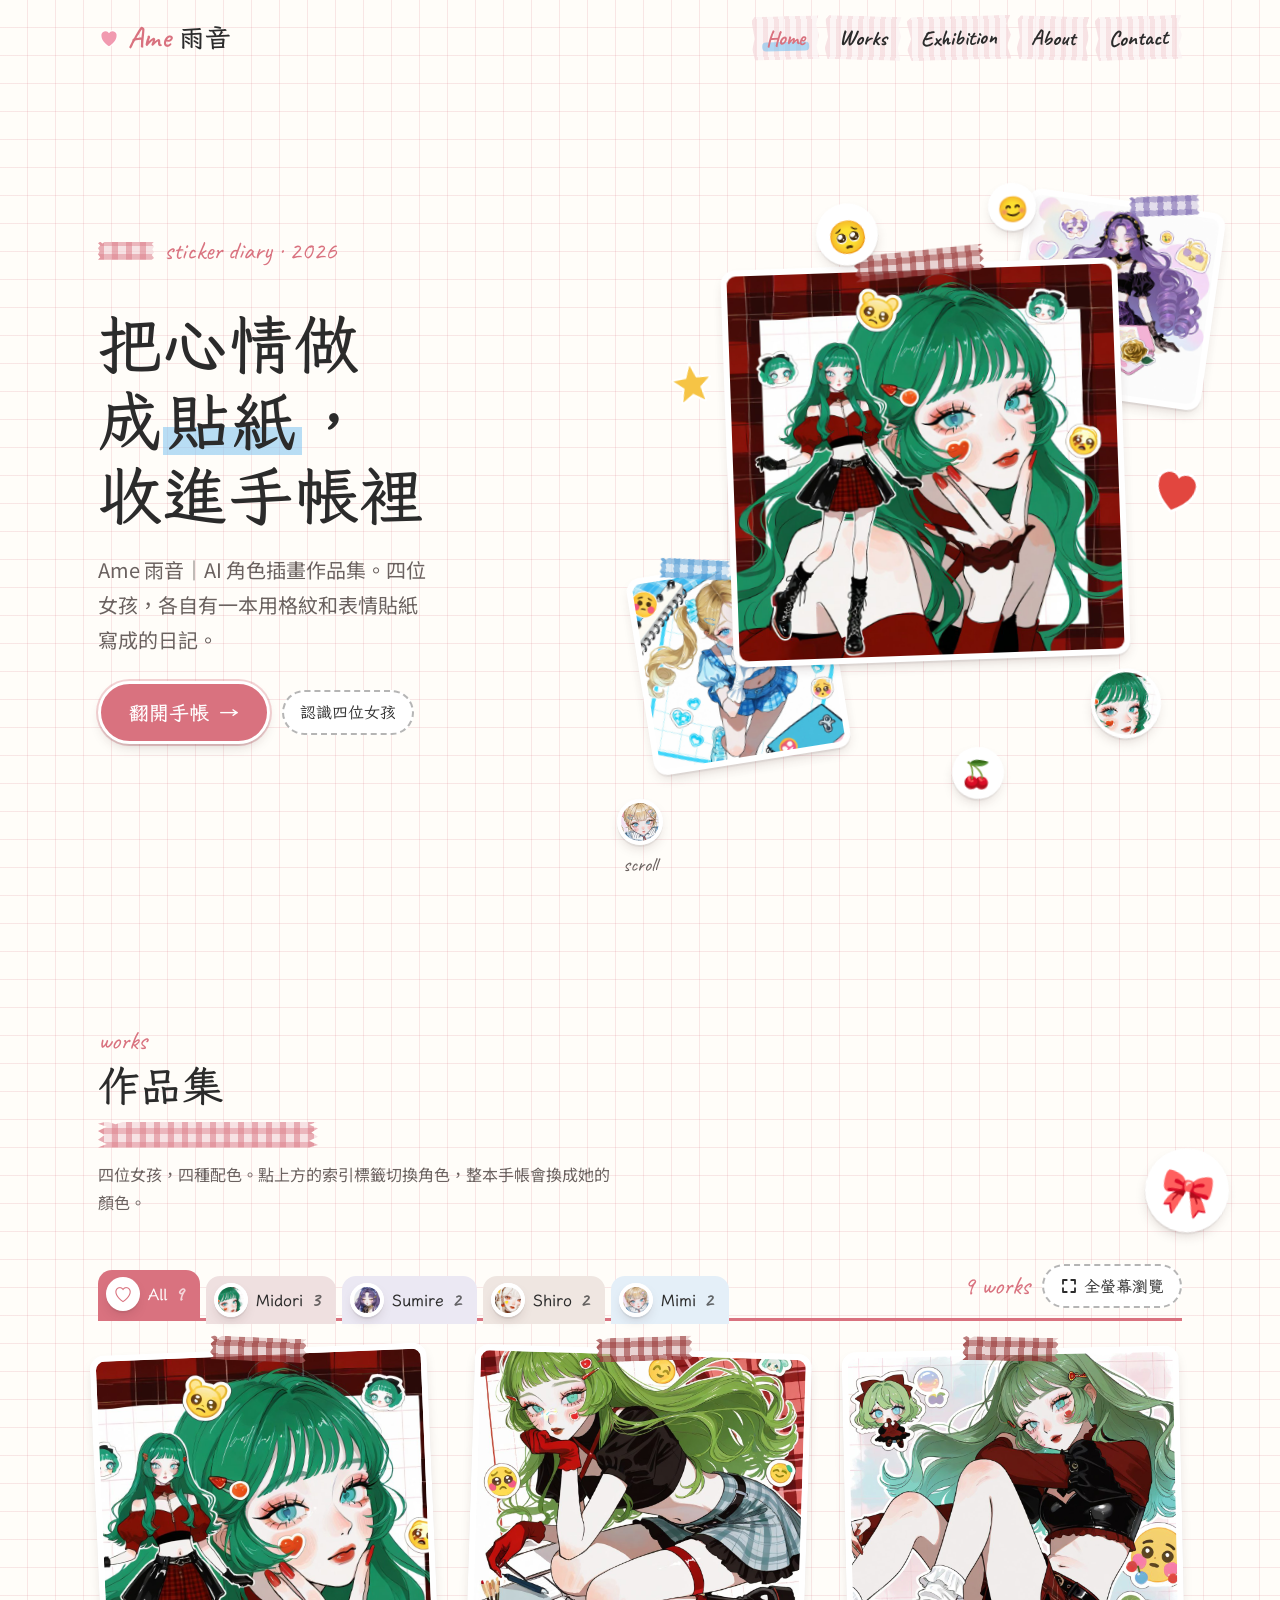
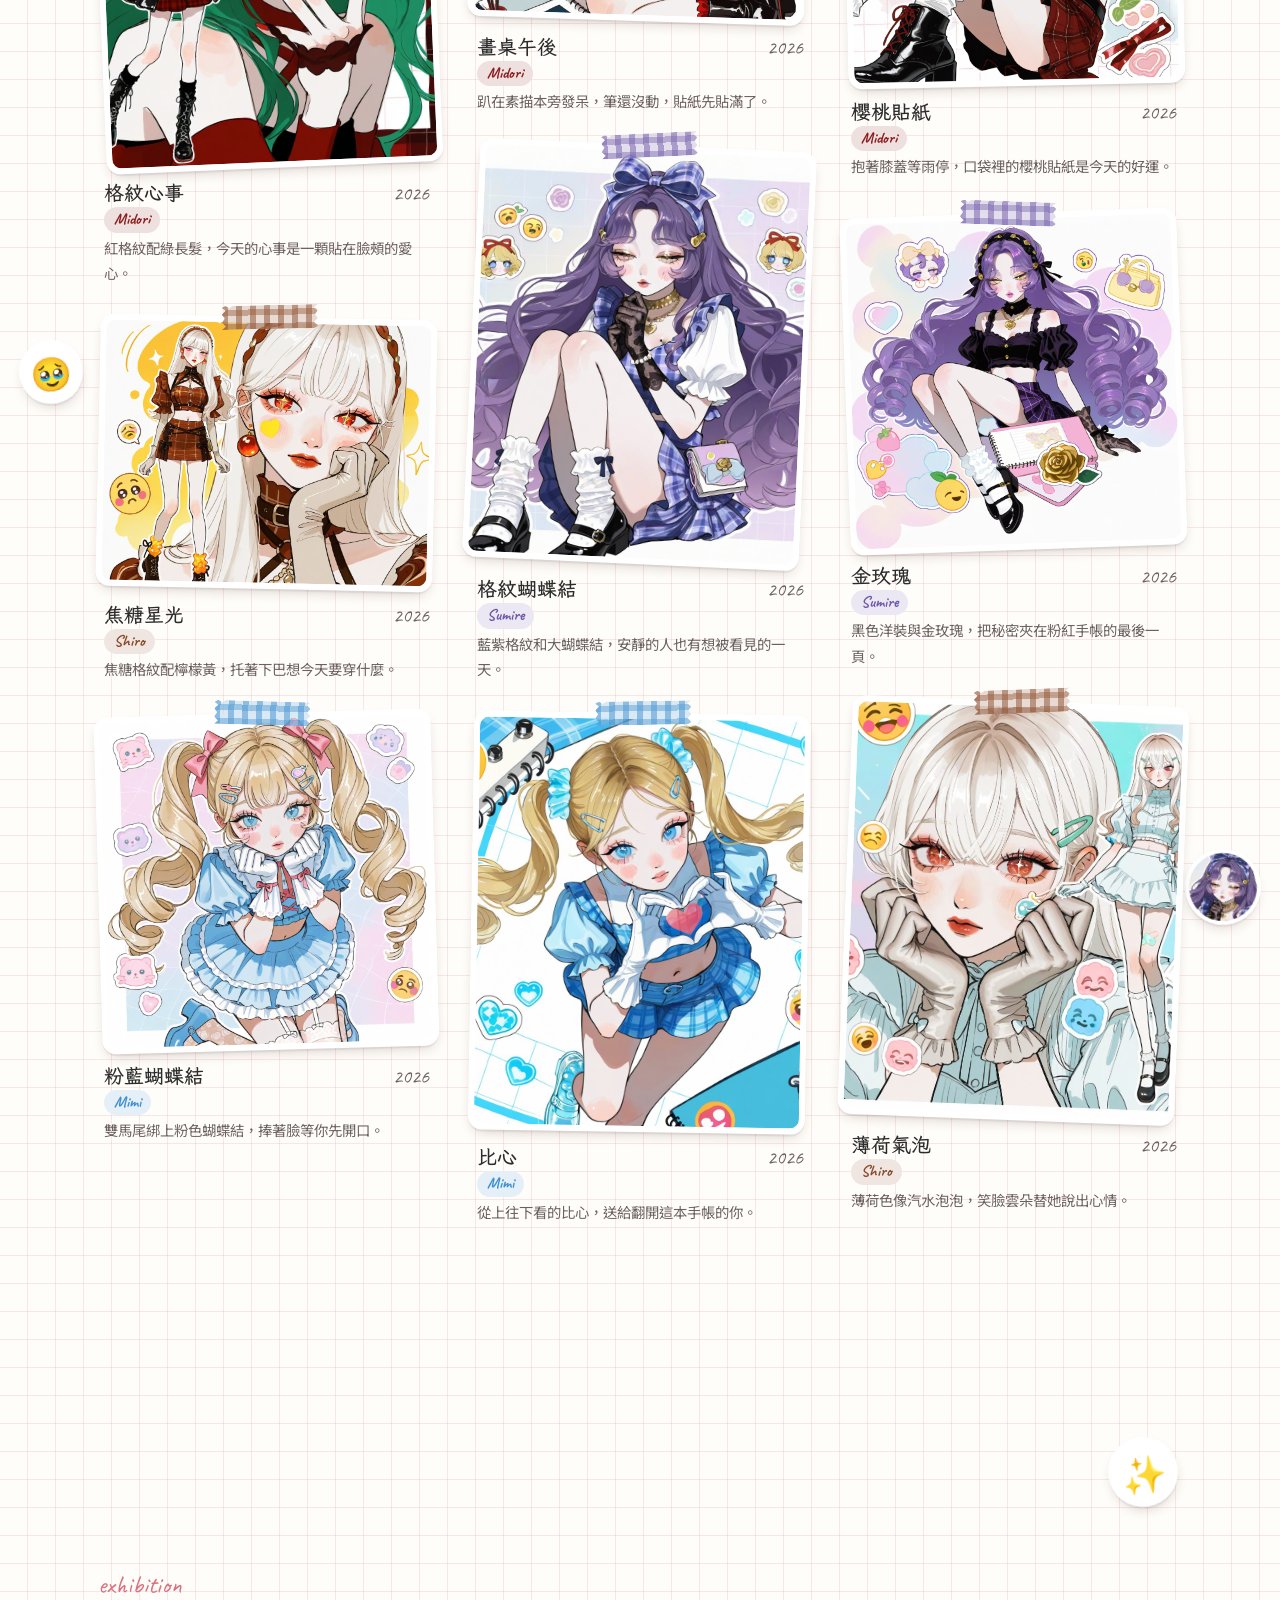
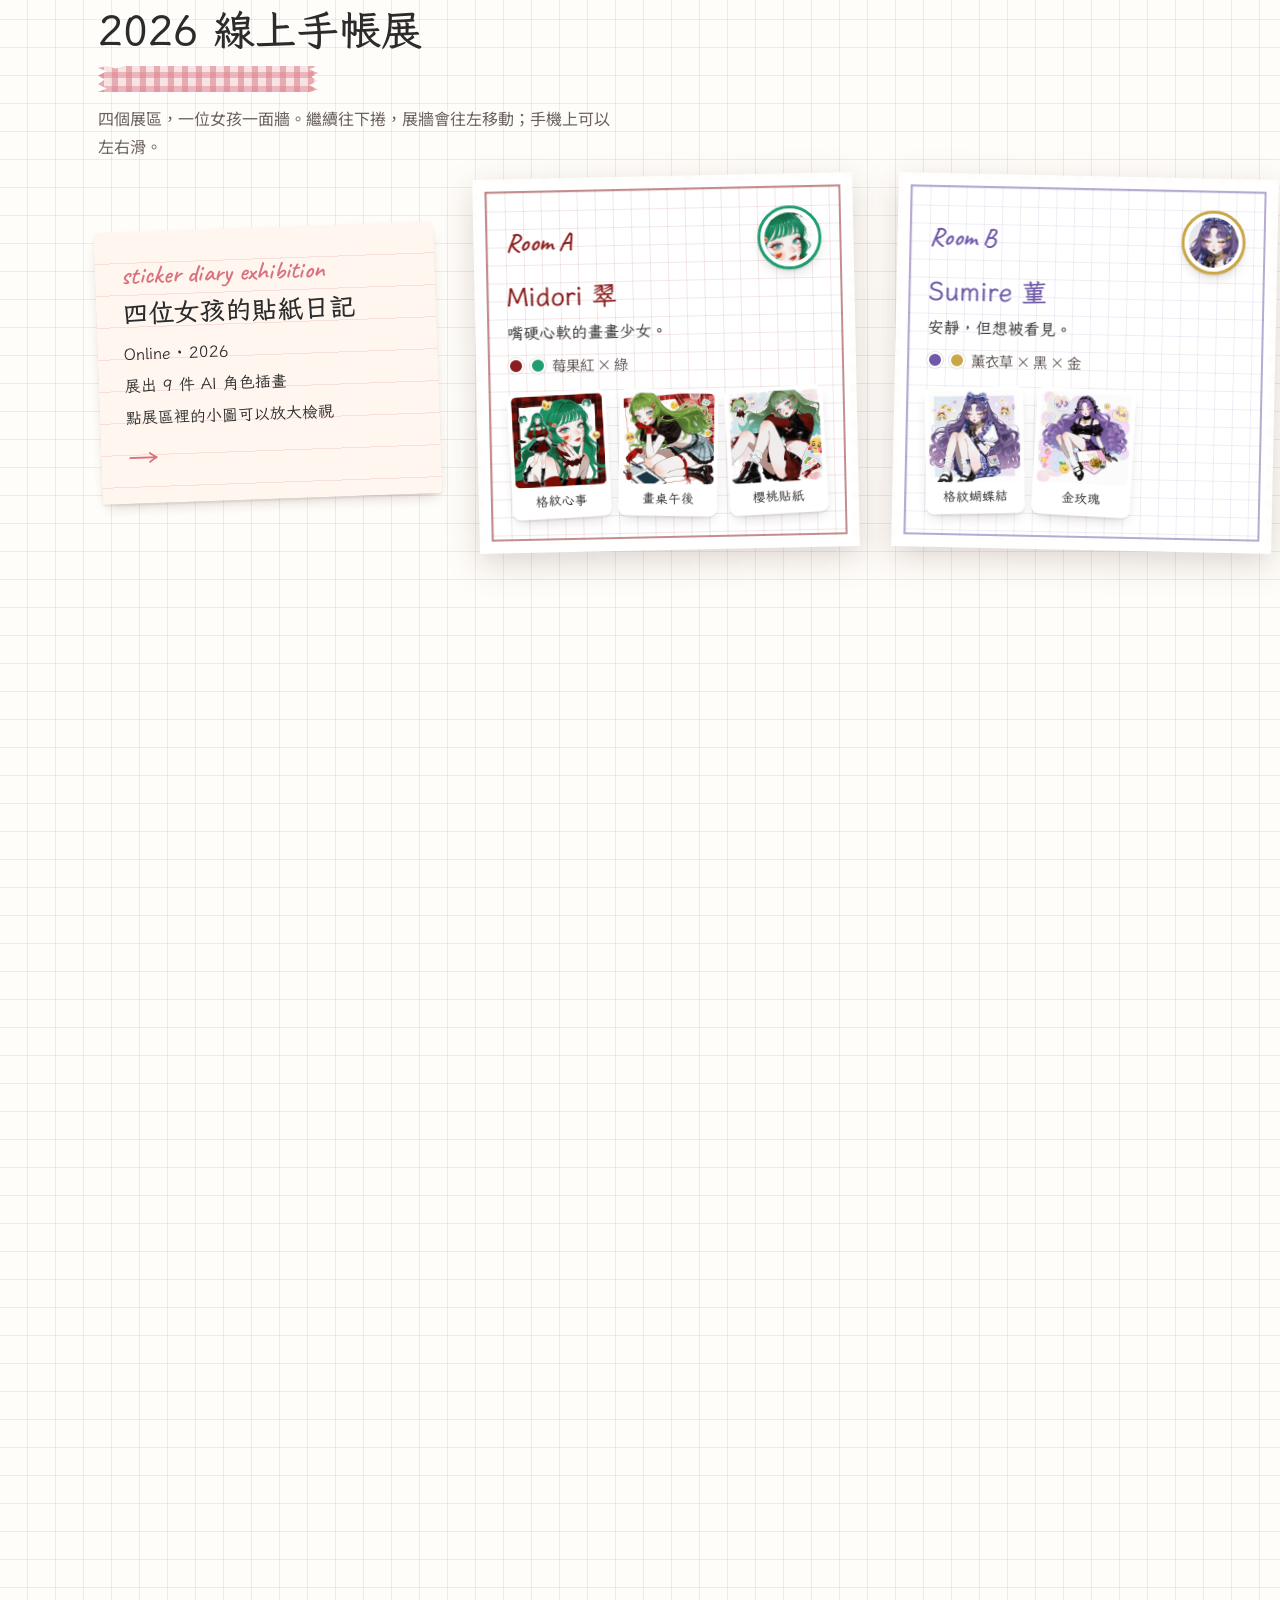
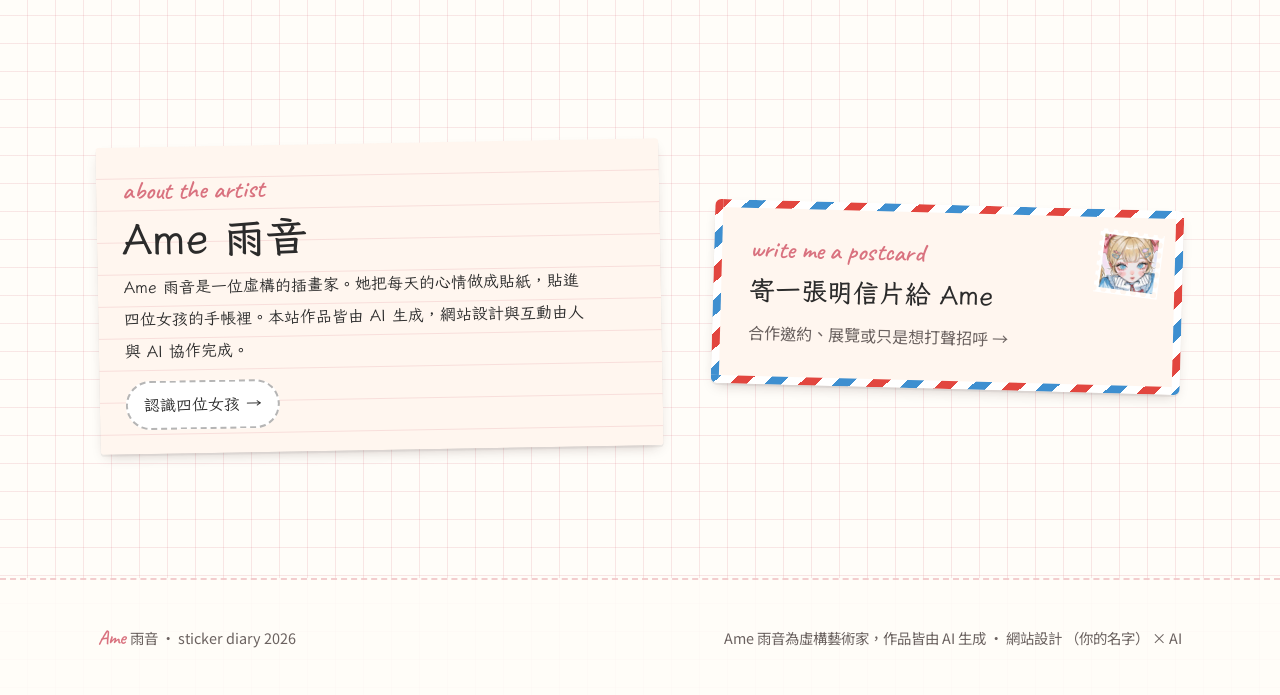
<file: index.html>
<!DOCTYPE html>
<html lang="zh-Hant">
<head>
  <meta charset="UTF-8">
  <meta name="viewport" content="width=device-width, initial-scale=1, viewport-fit=cover">
  <title>Ame 雨音 貼紙手帳</title>
  <meta name="description" content="虛構藝術家 Ame 雨音的 AI 角色插畫作品集：四位女孩的貼紙手帳。">
  <script>document.documentElement.classList.add('js');</script>
  <link rel="preconnect" href="https://fonts.googleapis.com">
  <link rel="preconnect" href="https://fonts.gstatic.com" crossorigin>
  <link rel="stylesheet" href="https://fonts.googleapis.com/css2?family=Caveat:wght@500;700&family=LXGW+WenKai+TC:wght@400;700&family=Noto+Sans+TC:wght@400;500;700&display=swap">
  <link rel="stylesheet" href="css/base.css">
  <link rel="stylesheet" href="css/hero.css">
  <link rel="stylesheet" href="css/gallery.css">
  <link rel="stylesheet" href="css/lightbox.css">
  <link rel="stylesheet" href="css/effects.css">
  <link rel="stylesheet" href="css/pages.css">
  <link rel="stylesheet" href="css/responsive.css">
</head>
<body class="page-home">

  <!-- ========== 導覽列 ========== -->
  <header class="site-nav" id="siteNav">
    <div class="container">
      <a class="logo" href="index.html#home" aria-label="Ame 雨音 首頁">
        <svg class="heart" viewBox="0 0 32 32" aria-hidden="true"><path d="M16 28s-11-6.6-11-15A6 6 0 0 1 16 9a6 6 0 0 1 11 4c0 8.4-11 15-11 15z" fill="#f19ab0" stroke="#fff" stroke-width="3" paint-order="stroke"/></svg>
        <span class="script">Ame</span> 雨音
      </a>
      <nav aria-label="主要導覽">
        <ul class="nav-links">
          <li><a href="index.html#home" data-section="home">Home</a></li>
          <li><a href="index.html#works" data-section="works">Works</a></li>
          <li><a href="index.html#exhibition" data-section="exhibition">Exhibition</a></li>
          <li><a href="about.html" data-page="about">About</a></li>
          <li><a href="contact.html" data-page="contact">Contact</a></li>
        </ul>
      </nav>
    </div>
  </header>

  <main>
    <!-- ========== Hero 主視覺 ========== -->
    <section class="hero" id="home" aria-labelledby="heroTitle">
      <div class="container">
        <div class="hero-text">
          <p class="hero-kicker" style="--d:.8s"><span class="tape" aria-hidden="true"></span>sticker diary · 2026</p>
          <h1 class="hero-title" id="heroTitle" style="--d:.9s">把心情做成<mark>貼紙</mark>，<br>收進手帳裡</h1>
          <p class="hero-sub" style="--d:1.05s">Ame 雨音｜AI 角色插畫作品集。四位女孩，各自有一本用格紋和表情貼紙寫成的日記。</p>
          <div class="hero-actions" style="--d:1.2s">
            <a class="btn-sticker" href="#works">翻開手帳 <span aria-hidden="true">→</span></a>
            <a class="btn-ghost" href="about.html">認識四位女孩</a>
          </div>
        </div>

        <div class="hero-collage" aria-label="作品拼貼">
          <figure class="hero-side hero-side--a sticker" style="--d:.45s; --fall:-18deg" data-speed="0.18">
            <span class="tape" aria-hidden="true"></span>
            <img src="images/mimi-02.jpg" alt="Mimi《比心》縮圖" width="1024" height="1024">
          </figure>
          <figure class="hero-side hero-side--b sticker" style="--d:.6s; --fall:16deg" data-speed="0.12">
            <span class="tape" aria-hidden="true"></span>
            <img src="images/sumire-02.jpg" alt="Sumire《金玫瑰》縮圖" width="1024" height="1024">
          </figure>
          <figure class="hero-main sticker" style="--d:0s">
            <span class="tape" aria-hidden="true"></span>
            <img src="images/midori-01.jpg" alt="Midori《格紋心事》：綠色長髮女孩穿紅格紋裙，臉頰貼著愛心貼紙" width="1024" height="1024" fetchpriority="high">
          </figure>

          <!-- 散落的裝飾貼紙：data-speed 給視差使用（階段 5） -->
          <span class="deco dot-sticker" style="--size:62px; top:2%; left:30%; --r:-12deg; --d:.7s" data-speed="0.35" aria-hidden="true">🥺</span>
          <span class="deco" style="width:54px; height:54px; top:46%; right:-4%; --r:14deg; --d:.8s" data-speed="0.5" aria-hidden="true">
            <svg viewBox="0 0 32 32"><path d="M16 28s-11-6.6-11-15A6 6 0 0 1 16 9a6 6 0 0 1 11 4c0 8.4-11 15-11 15z" fill="#e2463f" stroke="#fff" stroke-width="3.5" paint-order="stroke"/></svg>
          </span>
          <span class="deco dot-sticker" style="--size:70px; bottom:4%; right:4%; --r:8deg; --d:.9s" data-speed="0.25" aria-hidden="true"><img src="images/face-midori.jpg" alt=""></span>
          <span class="deco" style="width:44px; height:44px; top:30%; left:2%; --r:-8deg; --d:1s" data-speed="0.6" aria-hidden="true">
            <svg viewBox="0 0 32 32"><path d="M16 2l3.6 9.2L29 12l-7.2 6.2L24 28l-8-5.2L8 28l2.2-9.8L3 12l9.4-.8z" fill="#f6c445" stroke="#fff" stroke-width="3" paint-order="stroke" stroke-linejoin="round"/></svg>
          </span>
          <span class="deco dot-sticker" style="--size:52px; bottom:-3%; left:56%; --r:10deg; --d:1.1s" data-speed="0.45" aria-hidden="true">🍒</span>
          <span class="deco dot-sticker" style="--size:48px; top:-2%; right:28%; --r:-6deg; --d:1.2s" data-speed="0.3" aria-hidden="true">😊</span>
        </div>
      </div>

      <a class="scroll-hint" href="#works" style="--d:1.6s">
        <span class="dot-sticker" aria-hidden="true"><img src="images/face-mimi.jpg" alt=""></span>
        scroll
      </a>
    </section>

    <!-- ========== Gallery（階段 3） ========== -->
    <section class="section" id="works" aria-labelledby="worksTitle">
      <!-- 背景視差貼紙 -->
      <span class="float-sticker dot-sticker" style="--size:84px; top:120px; right:4%; --r:12deg" data-speed="0.6" aria-hidden="true">🎀</span>
      <span class="float-sticker dot-sticker" style="--size:64px; top:46%; left:1.5%; --r:-10deg" data-speed="0.45" aria-hidden="true">🥹</span>
      <span class="float-sticker dot-sticker" style="--size:76px; top:72%; right:1.5%; --r:8deg" data-speed="0.55" aria-hidden="true"><img src="images/face-sumire.jpg" alt=""></span>
      <div class="container">
        <div class="section-head">
          <span class="eyebrow">works</span>
          <h2 id="worksTitle">作品集</h2>
          <span class="tape" aria-hidden="true"></span>
          <p class="reveal-up">四位女孩，四種配色。點上方的索引標籤切換角色，整本手帳會換成她的顏色。</p>
        </div>

        <div class="gallery-bar">
          <ul class="tabs" aria-label="依角色篩選作品">
            <li><button class="tab" type="button" data-filter="all" aria-pressed="true"><span class="dot-sticker" aria-hidden="true">♡</span>All <span class="count"></span></button></li>
            <li><button class="tab" type="button" data-filter="midori" aria-pressed="false"><span class="dot-sticker" aria-hidden="true"><img src="images/face-midori.jpg" alt=""></span>Midori <span class="count"></span></button></li>
            <li><button class="tab" type="button" data-filter="sumire" aria-pressed="false"><span class="dot-sticker" aria-hidden="true"><img src="images/face-sumire.jpg" alt=""></span>Sumire <span class="count"></span></button></li>
            <li><button class="tab" type="button" data-filter="shiro" aria-pressed="false"><span class="dot-sticker" aria-hidden="true"><img src="images/face-shiro.jpg" alt=""></span>Shiro <span class="count"></span></button></li>
            <li><button class="tab" type="button" data-filter="mimi" aria-pressed="false"><span class="dot-sticker" aria-hidden="true"><img src="images/face-mimi.jpg" alt=""></span>Mimi <span class="count"></span></button></li>
          </ul>
          <div class="gallery-tools">
            <span class="gallery-count" id="galleryCount" aria-live="polite"></span>
            <button class="btn-ghost" type="button" id="fsAll">
              <svg width="18" height="18" viewBox="0 0 24 24" aria-hidden="true"><path d="M4 9V4h5M20 9V4h-5M4 15v5h5M20 15v5h-5" fill="none" stroke="currentColor" stroke-width="2.4" stroke-linecap="round" stroke-linejoin="round"/></svg>
              全螢幕瀏覽
            </button>
          </div>
        </div>

        <div class="gallery" id="gallery"></div>
      </div>
    </section>

    <!-- ========== Exhibition 線上手帳展（階段 6）：往下捲，展牆往左移動 ========== -->
    <section class="section exhibit" id="exhibition" aria-labelledby="exTitle">
      <span class="float-sticker dot-sticker" style="--size:70px; top:40px; right:8%; --r:-8deg" data-speed="0.5" aria-hidden="true">✨</span>
      <div class="exhibit__pin" id="exhibitPin">
        <div class="exhibit__sticky">
          <div class="container">
            <div class="section-head">
              <span class="eyebrow">exhibition</span>
              <h2 id="exTitle">2026 線上手帳展</h2>
              <span class="tape" aria-hidden="true"></span>
              <p class="reveal-up">四個展區，一位女孩一面牆。繼續往下捲，展牆會往左移動；手機上可以左右滑。</p>
            </div>
          </div>
          <div class="exhibit__track" id="exhibitTrack">
            <div class="exhibit__intro note">
              <span class="script">sticker diary exhibition</span>
              <h3>四位女孩的貼紙日記</h3>
              <p>Online · 2026<br>展出 9 件 AI 角色插畫<br>點展區裡的小圖可以放大檢視</p>
              <span class="exhibit__arrow" aria-hidden="true">→</span>
            </div>
            <!-- 展區由 js/exhibition.js 依角色資料產生 -->
          </div>
        </div>
      </div>
    </section>

    <!-- ========== About / Contact 預覽 ========== -->
    <section class="section" id="hello" aria-labelledby="helloTitle">
      <div class="container hello">
        <div class="hello__note note reveal-up">
          <span class="script">about the artist</span>
          <h2 id="helloTitle">Ame 雨音</h2>
          <p>Ame 雨音是一位虛構的插畫家。她把每天的心情做成貼紙，貼進四位女孩的手帳裡。本站作品皆由 AI 生成，網站設計與互動由人與 AI 協作完成。</p>
          <a class="btn-ghost" href="about.html">認識四位女孩 →</a>
        </div>
        <a class="hello__postcard reveal-up" href="contact.html">
          <span class="hello__stamp" aria-hidden="true"><img src="images/face-mimi.jpg" alt=""></span>
          <span class="script">write me a postcard</span>
          <strong>寄一張明信片給 Ame</strong>
          <span>合作邀約、展覽或只是想打聲招呼 →</span>
        </a>
      </div>
    </section>
  </main>

  <footer class="site-footer">
    <div class="container">
      <span><span class="script">Ame</span> 雨音 · sticker diary 2026</span>
      <span>Ame 雨音為虛構藝術家，作品皆由 AI 生成 · 網站設計 <span data-designer>（你的名字）</span> × AI</span>
    </div>
  </footer>

  <script src="js/works.js"></script>
  <script src="js/hero.js"></script>
  <script src="js/gallery.js"></script>
  <script src="js/lightbox.js"></script>
  <script src="js/exhibition.js"></script>
  <script src="js/effects.js"></script>
</body>
</html>
</file>
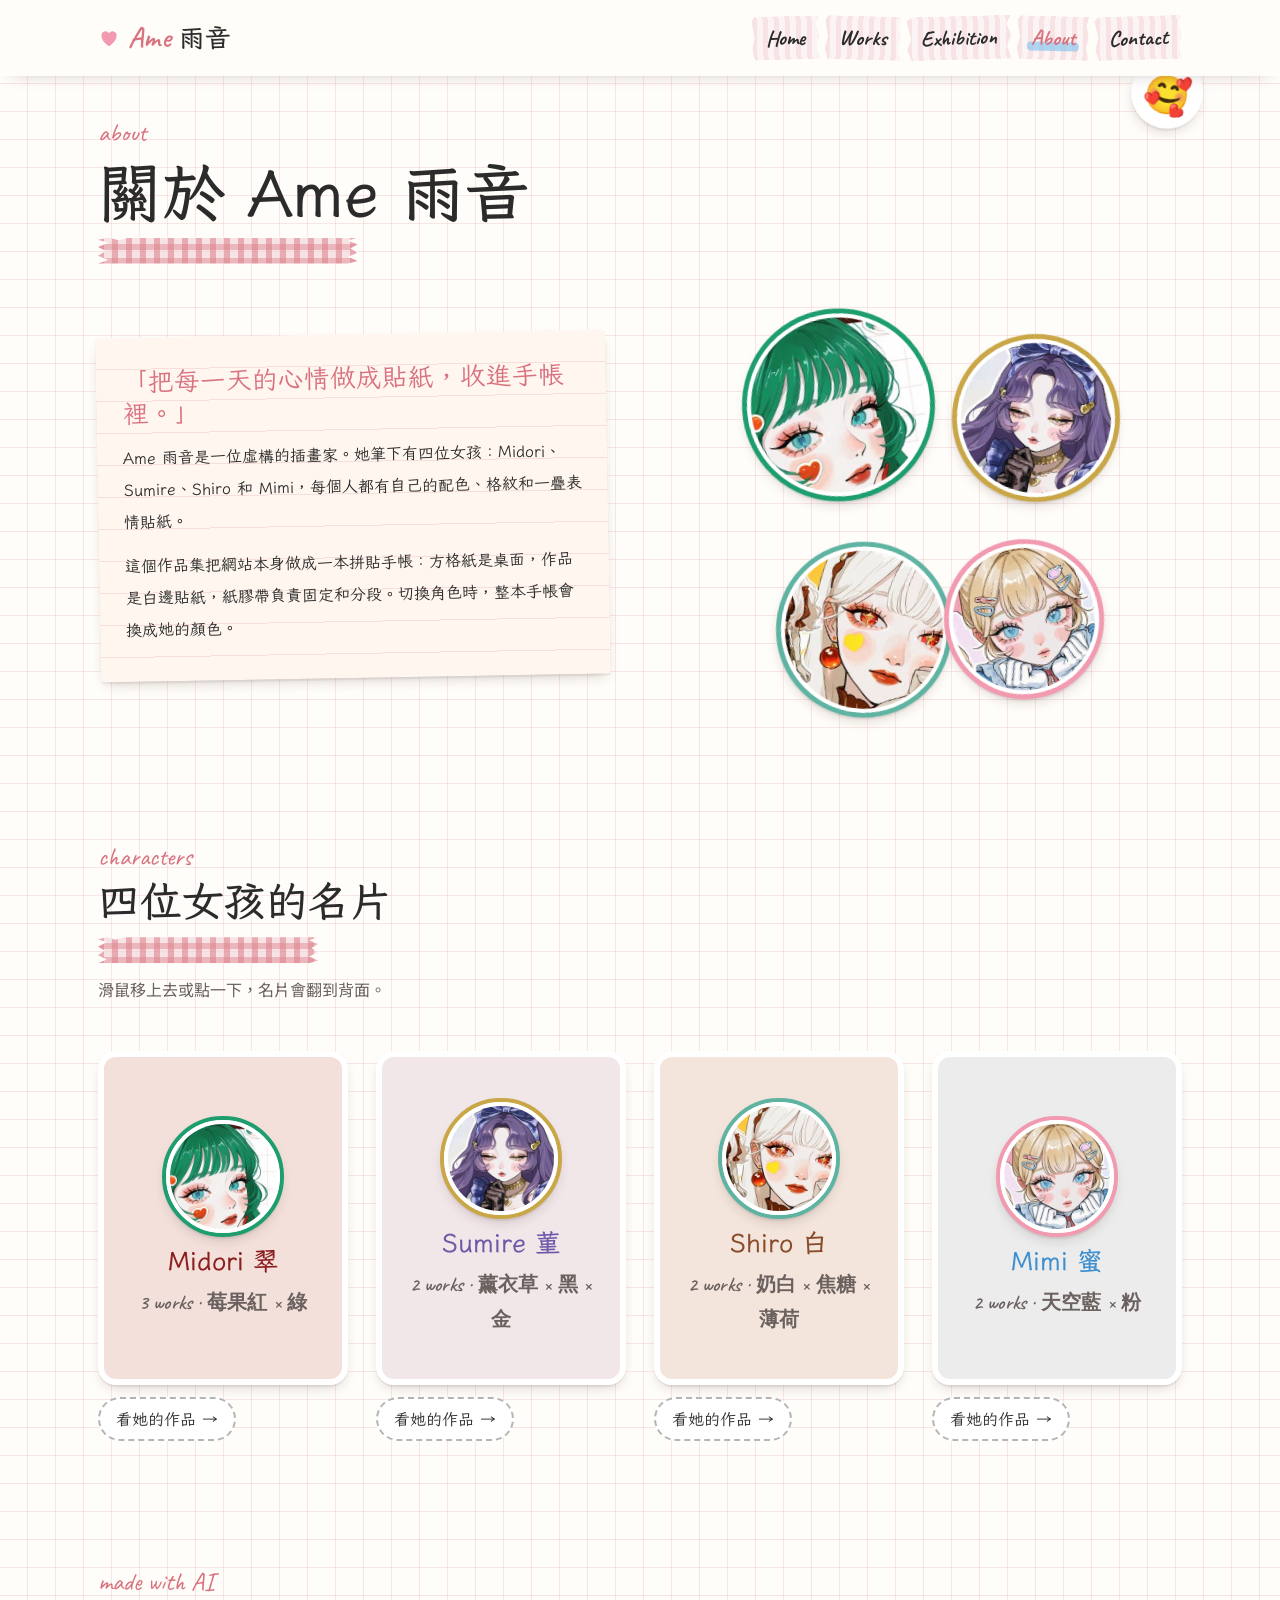
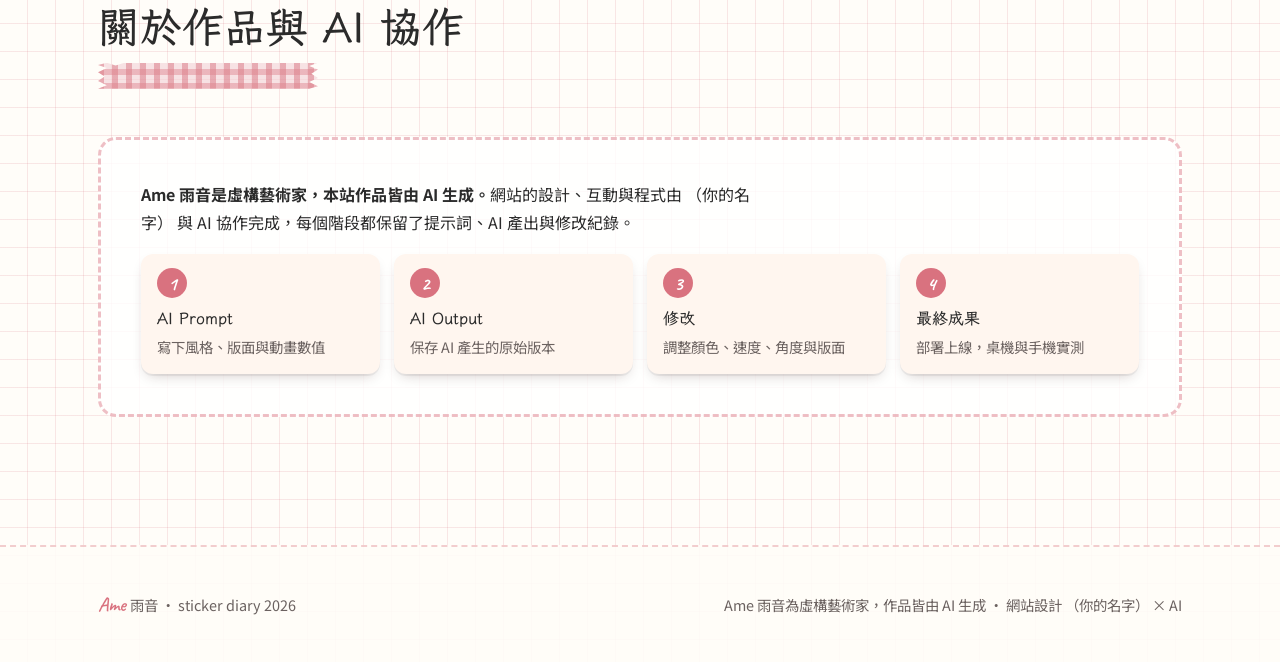
<file: about.html>
<!DOCTYPE html>
<html lang="zh-Hant">
<head>
  <meta charset="UTF-8">
  <meta name="viewport" content="width=device-width, initial-scale=1, viewport-fit=cover">
  <title>關於｜Ame 雨音 貼紙手帳</title>
  <meta name="description" content="關於虛構藝術家 Ame 雨音與四位角色，以及作品的 AI 協作說明。">
  <script>document.documentElement.classList.add('js');</script>
  <link rel="preconnect" href="https://fonts.googleapis.com">
  <link rel="preconnect" href="https://fonts.gstatic.com" crossorigin>
  <link rel="stylesheet" href="https://fonts.googleapis.com/css2?family=Caveat:wght@500;700&family=LXGW+WenKai+TC:wght@400;700&family=Noto+Sans+TC:wght@400;500;700&display=swap">
  <link rel="stylesheet" href="css/base.css">
  <link rel="stylesheet" href="css/hero.css">
  <link rel="stylesheet" href="css/gallery.css">
  <link rel="stylesheet" href="css/lightbox.css">
  <link rel="stylesheet" href="css/effects.css">
  <link rel="stylesheet" href="css/pages.css">
  <link rel="stylesheet" href="css/responsive.css">
</head>
<body data-page="about">

  <header class="site-nav" id="siteNav">
    <div class="container">
      <a class="logo" href="index.html#home" aria-label="Ame 雨音 首頁">
        <svg class="heart" viewBox="0 0 32 32" aria-hidden="true"><path d="M16 28s-11-6.6-11-15A6 6 0 0 1 16 9a6 6 0 0 1 11 4c0 8.4-11 15-11 15z" fill="#f19ab0" stroke="#fff" stroke-width="3" paint-order="stroke"/></svg>
        <span class="script">Ame</span> 雨音
      </a>
      <nav aria-label="主要導覽">
        <ul class="nav-links">
          <li><a href="index.html#home" data-section="home">Home</a></li>
          <li><a href="index.html#works" data-section="works">Works</a></li>
          <li><a href="index.html#exhibition" data-section="exhibition">Exhibition</a></li>
          <li><a href="about.html" data-page="about">About</a></li>
          <li><a href="contact.html" data-page="contact">Contact</a></li>
        </ul>
      </nav>
    </div>
  </header>

  <main class="page-top">
    <span class="float-sticker dot-sticker" style="--size:72px; top:110px; right:6%; --r:12deg" data-speed="0.5" aria-hidden="true">🥰</span>
    <div class="container">
      <header class="page-title">
        <span class="eyebrow">about</span>
        <h1>關於 Ame 雨音</h1>
        <span class="tape" aria-hidden="true"></span>
      </header>

      <div class="about-intro">
        <div class="note reveal-up">
          <p class="about-quote">「把每一天的心情做成貼紙，收進手帳裡。」</p>
          <p>Ame 雨音是一位虛構的插畫家。她筆下有四位女孩：Midori、Sumire、Shiro 和 Mimi，每個人都有自己的配色、格紋和一疊表情貼紙。</p>
          <p>這個作品集把網站本身做成一本拼貼手帳：方格紙是桌面，作品是白邊貼紙，紙膠帶負責固定和分段。切換角色時，整本手帳會換成她的顏色。</p>
        </div>
        <div class="face-collage" aria-hidden="true">
          <span class="dot-sticker" style="--size:46%; top:4%; left:6%; rotate:-8deg; border:5px solid #1e9e6e" data-speed="0.25"><img src="images/face-midori.jpg" alt=""></span>
          <span class="dot-sticker" style="--size:40%; top:10%; right:4%; rotate:10deg; border:5px solid #c9a646" data-speed="0.4"><img src="images/face-sumire.jpg" alt=""></span>
          <span class="dot-sticker" style="--size:42%; bottom:4%; left:14%; rotate:6deg; border:5px solid #5fb3a1" data-speed="0.35"><img src="images/face-shiro.jpg" alt=""></span>
          <span class="dot-sticker" style="--size:38%; bottom:10%; right:8%; rotate:-10deg; border:5px solid #f19ab0" data-speed="0.5"><img src="images/face-mimi.jpg" alt=""></span>
        </div>
      </div>
    </div>

    <section class="section" aria-labelledby="charsTitle">
      <div class="container">
        <div class="section-head">
          <span class="eyebrow">characters</span>
          <h2 id="charsTitle">四位女孩的名片</h2>
          <span class="tape" aria-hidden="true"></span>
          <p class="reveal-up">滑鼠移上去或點一下，名片會翻到背面。</p>
        </div>
        <ul class="cards4" id="charCards"></ul>
      </div>
    </section>

    <section class="section" aria-labelledby="aiTitle">
      <div class="container">
        <div class="section-head">
          <span class="eyebrow">made with AI</span>
          <h2 id="aiTitle">關於作品與 AI 協作</h2>
          <span class="tape" aria-hidden="true"></span>
        </div>
        <div class="statement reveal-up">
          <p><strong>Ame 雨音是虛構藝術家，本站作品皆由 AI 生成。</strong>網站的設計、互動與程式由 <span data-designer>（你的名字）</span> 與 AI 協作完成，每個階段都保留了提示詞、AI 產出與修改紀錄。</p>
          <ol class="flow">
            <li><strong>AI Prompt</strong><span>寫下風格、版面與動畫數值</span></li>
            <li><strong>AI Output</strong><span>保存 AI 產生的原始版本</span></li>
            <li><strong>修改</strong><span>調整顏色、速度、角度與版面</span></li>
            <li><strong>最終成果</strong><span>部署上線，桌機與手機實測</span></li>
          </ol>
        </div>
      </div>
    </section>
  </main>

  <footer class="site-footer">
    <div class="container">
      <span><span class="script">Ame</span> 雨音 · sticker diary 2026</span>
      <span>Ame 雨音為虛構藝術家，作品皆由 AI 生成 · 網站設計 <span data-designer>（你的名字）</span> × AI</span>
    </div>
  </footer>

  <script src="js/works.js"></script>
  <script src="js/about.js"></script>
  <script src="js/effects.js"></script>
</body>
</html>
</file>
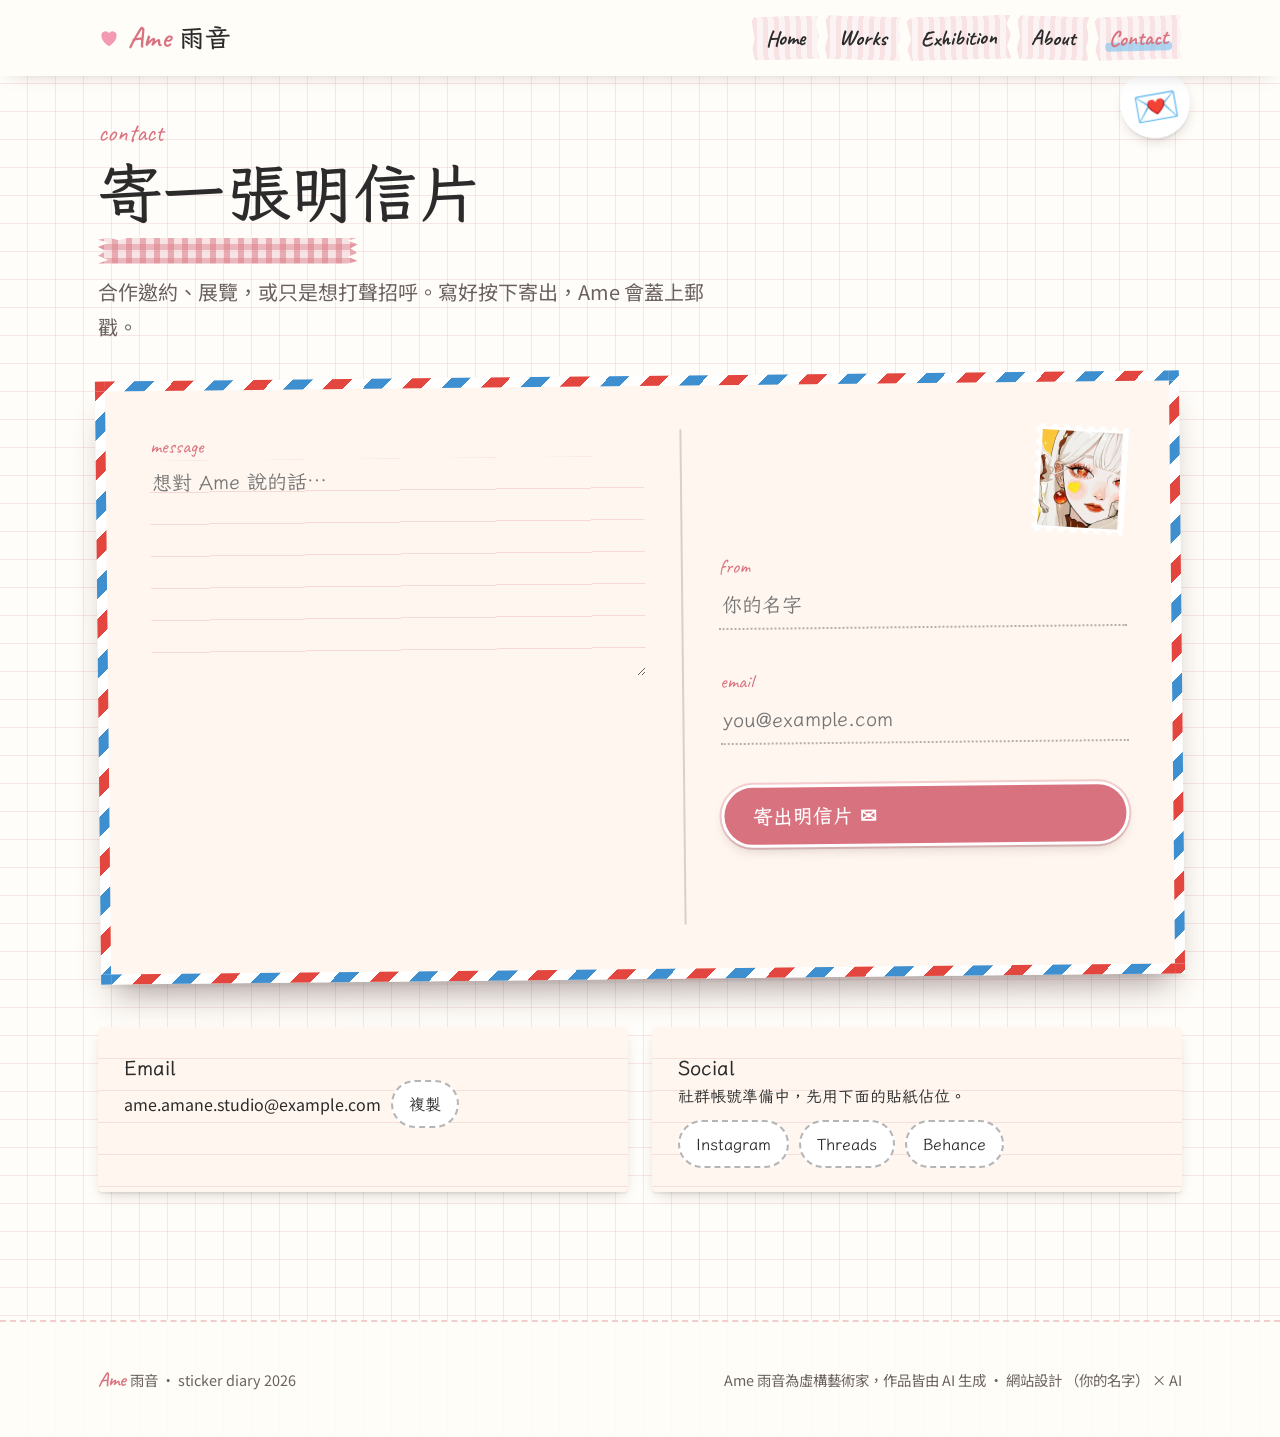
<file: contact.html>
<!DOCTYPE html>
<html lang="zh-Hant">
<head>
  <meta charset="UTF-8">
  <meta name="viewport" content="width=device-width, initial-scale=1, viewport-fit=cover">
  <title>聯絡｜Ame 雨音 貼紙手帳</title>
  <meta name="description" content="寄一張明信片給 Ame 雨音。">
  <script>document.documentElement.classList.add('js');</script>
  <link rel="preconnect" href="https://fonts.googleapis.com">
  <link rel="preconnect" href="https://fonts.gstatic.com" crossorigin>
  <link rel="stylesheet" href="https://fonts.googleapis.com/css2?family=Caveat:wght@500;700&family=LXGW+WenKai+TC:wght@400;700&family=Noto+Sans+TC:wght@400;500;700&display=swap">
  <link rel="stylesheet" href="css/base.css">
  <link rel="stylesheet" href="css/hero.css">
  <link rel="stylesheet" href="css/gallery.css">
  <link rel="stylesheet" href="css/lightbox.css">
  <link rel="stylesheet" href="css/effects.css">
  <link rel="stylesheet" href="css/pages.css">
  <link rel="stylesheet" href="css/responsive.css">
</head>
<body data-page="contact">

  <header class="site-nav" id="siteNav">
    <div class="container">
      <a class="logo" href="index.html#home" aria-label="Ame 雨音 首頁">
        <svg class="heart" viewBox="0 0 32 32" aria-hidden="true"><path d="M16 28s-11-6.6-11-15A6 6 0 0 1 16 9a6 6 0 0 1 11 4c0 8.4-11 15-11 15z" fill="#f19ab0" stroke="#fff" stroke-width="3" paint-order="stroke"/></svg>
        <span class="script">Ame</span> 雨音
      </a>
      <nav aria-label="主要導覽">
        <ul class="nav-links">
          <li><a href="index.html#home" data-section="home">Home</a></li>
          <li><a href="index.html#works" data-section="works">Works</a></li>
          <li><a href="index.html#exhibition" data-section="exhibition">Exhibition</a></li>
          <li><a href="about.html" data-page="about">About</a></li>
          <li><a href="contact.html" data-page="contact">Contact</a></li>
        </ul>
      </nav>
    </div>
  </header>

  <main class="page-top">
    <span class="float-sticker dot-sticker" style="--size:70px; top:120px; right:7%; --r:-10deg" data-speed="0.5" aria-hidden="true">💌</span>
    <div class="container">
      <header class="page-title">
        <span class="eyebrow">contact</span>
        <h1>寄一張明信片</h1>
        <span class="tape" aria-hidden="true"></span>
        <p>合作邀約、展覽，或只是想打聲招呼。寫好按下寄出，Ame 會蓋上郵戳。</p>
      </header>

      <form class="postcard" id="postcard" novalidate>
        <div class="postcard__left">
          <div class="field" data-field="message">
            <label for="message">message</label>
            <textarea id="message" name="message" placeholder="想對 Ame 說的話…" required minlength="10"></textarea>
            <span class="error" id="message-error" aria-live="polite"></span>
          </div>
        </div>
        <div class="postcard__right">
          <div class="postcard__stampbox" aria-hidden="true"><img src="images/face-shiro.jpg" alt=""></div>
          <div class="field" data-field="name">
            <label for="name">from</label>
            <input id="name" name="name" type="text" autocomplete="name" placeholder="你的名字" required>
            <span class="error" id="name-error" aria-live="polite"></span>
          </div>
          <div class="field" data-field="email">
            <label for="email">email</label>
            <input id="email" name="email" type="email" autocomplete="email" placeholder="you@example.com" required>
            <span class="error" id="email-error" aria-live="polite"></span>
          </div>
          <button class="btn-sticker" type="submit">寄出明信片 ✉</button>
          <p class="form-status" id="formStatus" role="status"></p>
        </div>
        <div class="stamp-mark" aria-hidden="true"><span>已寄出<small>Ame · 2026</small></span></div>
      </form>

      <div class="contact-extra">
        <div class="note reveal-up">
          <h2 style="font-size:var(--fs-lg)">Email</h2>
          <div class="copy-row">
            <code id="mail">ame.amane.studio@example.com</code>
            <button class="btn-ghost" type="button" id="copyMail">複製</button>
          </div>
          <p class="form-status" id="copyStatus" role="status"></p>
        </div>
        <div class="note reveal-up">
          <h2 style="font-size:var(--fs-lg)">Social</h2>
          <p>社群帳號準備中，先用下面的貼紙佔位。</p>
          <ul class="socials">
            <li><a class="btn-ghost" href="#">Instagram</a></li>
            <li><a class="btn-ghost" href="#">Threads</a></li>
            <li><a class="btn-ghost" href="#">Behance</a></li>
          </ul>
        </div>
      </div>
    </div>
  </main>

  <footer class="site-footer">
    <div class="container">
      <span><span class="script">Ame</span> 雨音 · sticker diary 2026</span>
      <span>Ame 雨音為虛構藝術家，作品皆由 AI 生成 · 網站設計 <span data-designer>（你的名字）</span> × AI</span>
    </div>
  </footer>

  <script src="js/works.js"></script>
  <script src="js/contact.js"></script>
  <script src="js/effects.js"></script>
</body>
</html>
</file>
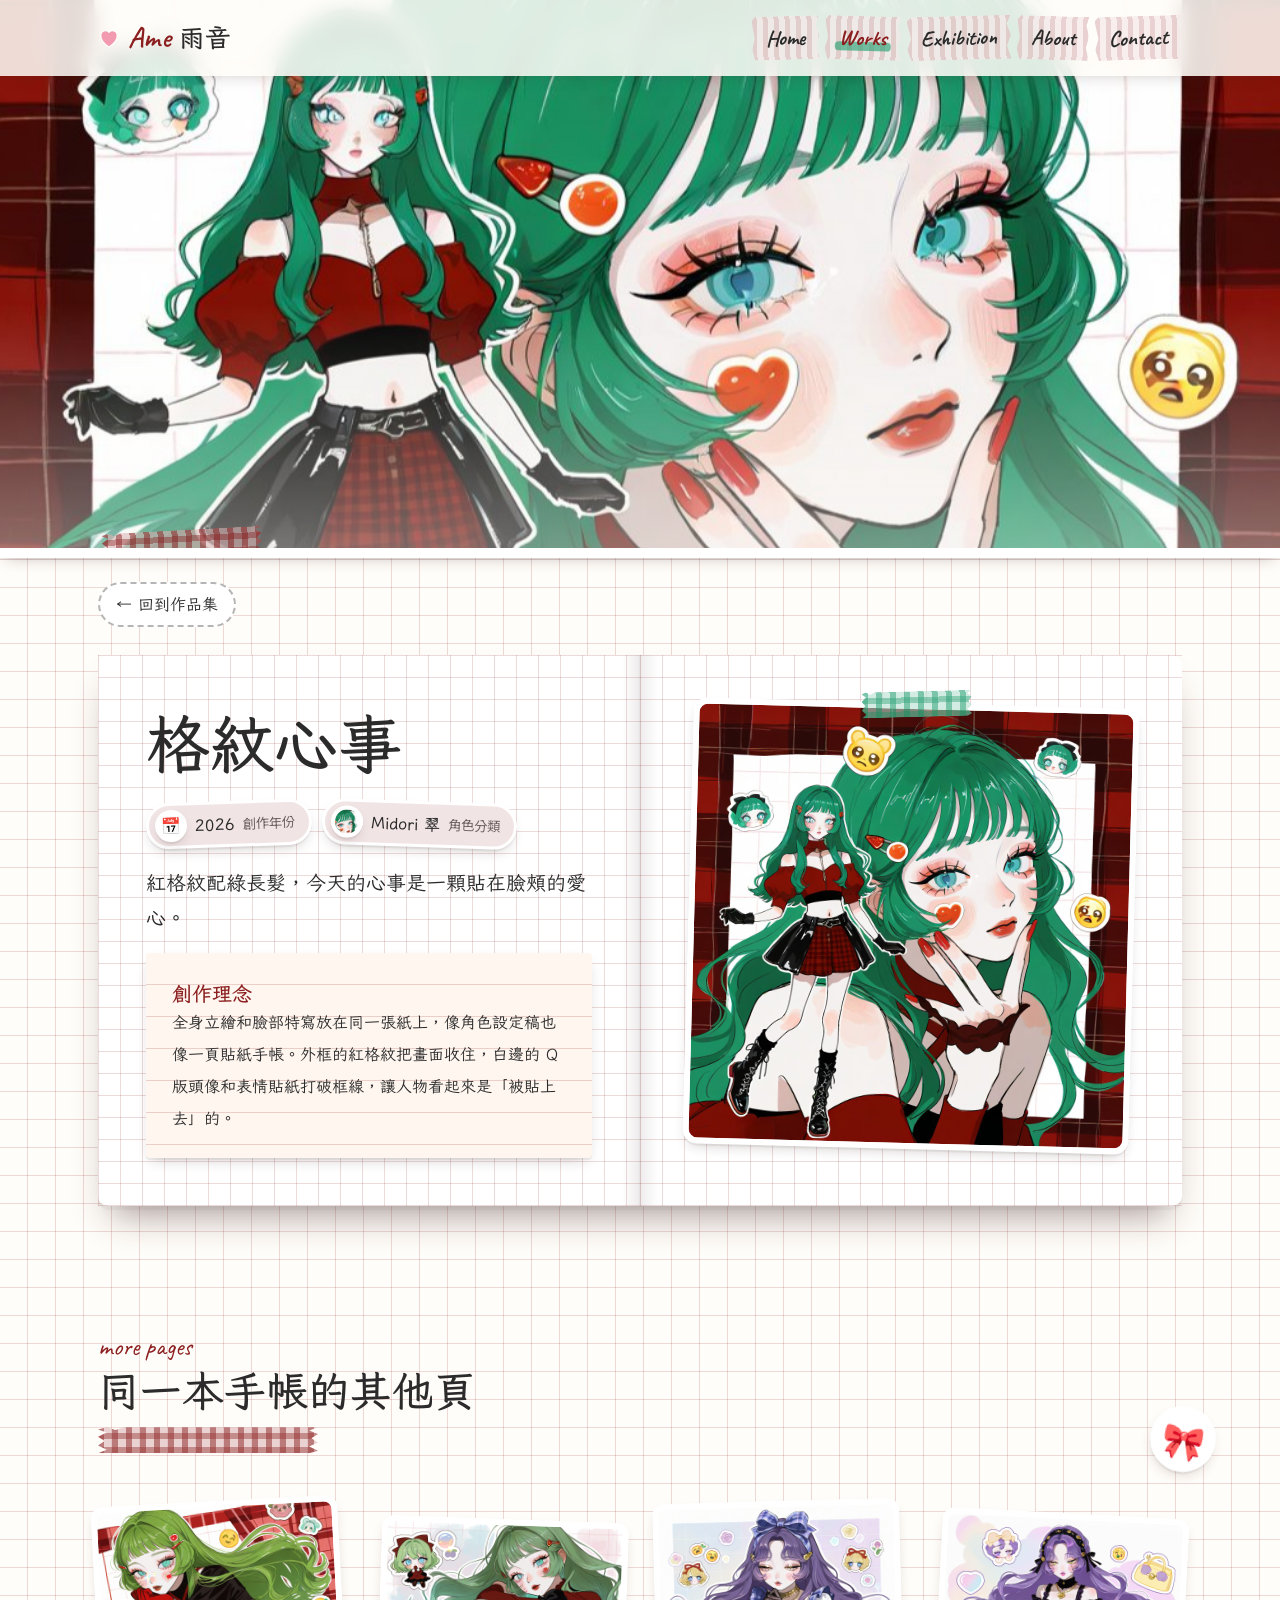
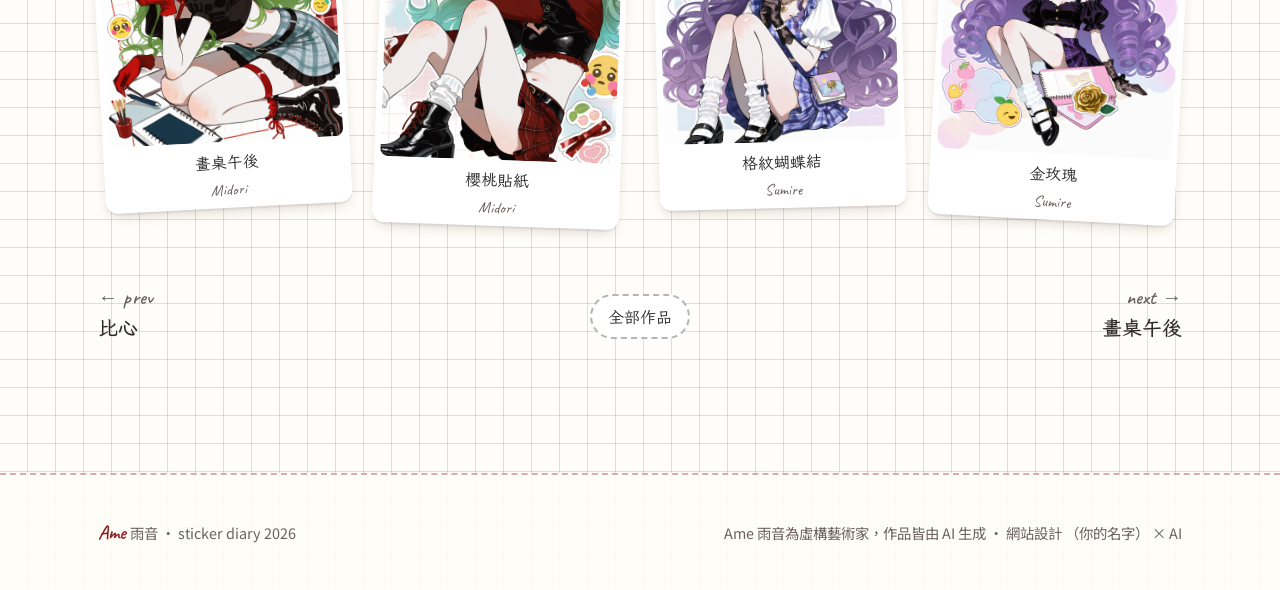
<file: work.html>
<!DOCTYPE html>
<html lang="zh-Hant">
<head>
  <meta charset="UTF-8">
  <meta name="viewport" content="width=device-width, initial-scale=1, viewport-fit=cover">
  <title>作品｜Ame 雨音 貼紙手帳</title>
  <meta name="description" content="Ame 雨音作品詳細頁：作品大圖、創作理念與更多圖片。">
  <script>document.documentElement.classList.add('js');</script>
  <link rel="preconnect" href="https://fonts.googleapis.com">
  <link rel="preconnect" href="https://fonts.gstatic.com" crossorigin>
  <link rel="stylesheet" href="https://fonts.googleapis.com/css2?family=Caveat:wght@500;700&family=LXGW+WenKai+TC:wght@400;700&family=Noto+Sans+TC:wght@400;500;700&display=swap">
  <link rel="stylesheet" href="css/base.css">
  <link rel="stylesheet" href="css/hero.css">
  <link rel="stylesheet" href="css/gallery.css">
  <link rel="stylesheet" href="css/lightbox.css">
  <link rel="stylesheet" href="css/effects.css">
  <link rel="stylesheet" href="css/pages.css">
  <link rel="stylesheet" href="css/responsive.css">
</head>
<body data-page="works">

  <header class="site-nav" id="siteNav">
    <div class="container">
      <a class="logo" href="index.html#home" aria-label="Ame 雨音 首頁">
        <svg class="heart" viewBox="0 0 32 32" aria-hidden="true"><path d="M16 28s-11-6.6-11-15A6 6 0 0 1 16 9a6 6 0 0 1 11 4c0 8.4-11 15-11 15z" fill="#f19ab0" stroke="#fff" stroke-width="3" paint-order="stroke"/></svg>
        <span class="script">Ame</span> 雨音
      </a>
      <nav aria-label="主要導覽">
        <ul class="nav-links">
          <li><a href="index.html#home" data-section="home">Home</a></li>
          <li><a href="index.html#works" data-section="works">Works</a></li>
          <li><a href="index.html#exhibition" data-section="exhibition">Exhibition</a></li>
          <li><a href="about.html" data-page="about">About</a></li>
          <li><a href="contact.html" data-page="contact">Contact</a></li>
        </ul>
      </nav>
    </div>
  </header>

  <main id="detail">
    <!-- Hero Image：捲動時視差 -->
    <div class="detail-hero" aria-hidden="true">
      <img id="dHeroImg" src="images/midori-01.jpg" alt="">
      <span class="tape"></span>
    </div>

    <div class="container">
      <a class="btn-ghost detail-back" href="index.html#works">← 回到作品集</a>

      <!-- 手帳跨頁 -->
      <article class="spread">
        <div class="spread__page">
          <header class="detail-title reveal-up">
            <h1 id="dTitle">格紋心事</h1>
          </header>
          <div class="detail-tags reveal-up">
            <span class="tag-sticker"><span class="dot-sticker" aria-hidden="true">📅</span><span id="dYear">2026</span> <small>創作年份</small></span>
            <span class="tag-sticker"><span class="dot-sticker" aria-hidden="true"><img id="dFace" src="images/face-midori.jpg" alt=""></span><span id="dChar">Midori 翠</span> <small>角色分類</small></span>
          </div>
          <p class="detail-desc reveal-up" id="dDesc"></p>
          <section class="note detail-note reveal-up" aria-labelledby="conceptTitle">
            <h2 id="conceptTitle">創作理念</h2>
            <p id="dConcept"></p>
          </section>
          <section class="note detail-note detail-note--prompt reveal-up" id="dPromptBox" aria-labelledby="promptTitle" hidden>
            <h2 id="promptTitle">生成提示詞</h2>
            <p id="dPrompt"></p>
          </section>
        </div>
        <div class="spread__page spread__page--image">
          <figure class="sticker reveal-up">
            <span class="tape" aria-hidden="true"></span>
            <button type="button" class="detail-zoom" id="dZoom" aria-label="放大檢視">
              <img id="dImg" src="images/midori-01.jpg" alt="" width="1024" height="1024">
            </button>
          </figure>
        </div>
      </article>
    </div>

    <!-- 更多圖片 -->
    <section class="section" aria-labelledby="moreTitle">
      <span class="float-sticker dot-sticker" style="--size:66px; top:60px; right:5%; --r:10deg" data-speed="0.5" aria-hidden="true">🎀</span>
      <div class="container">
        <div class="section-head">
          <span class="eyebrow">more pages</span>
          <h2 id="moreTitle">同一本手帳的其他頁</h2>
          <span class="tape" aria-hidden="true"></span>
        </div>
        <ul class="more-grid" id="dMore"></ul>

        <nav class="pager" aria-label="上一件與下一件作品">
          <a class="pager__link" id="dPrev" href="#"><span class="script">← prev</span><strong></strong></a>
          <a class="btn-ghost" href="index.html#works">全部作品</a>
          <a class="pager__link" id="dNext" href="#" style="text-align:right"><span class="script">next →</span><strong></strong></a>
        </nav>
      </div>
    </section>
  </main>

  <footer class="site-footer">
    <div class="container">
      <span><span class="script">Ame</span> 雨音 · sticker diary 2026</span>
      <span>Ame 雨音為虛構藝術家，作品皆由 AI 生成 · 網站設計 <span data-designer>（你的名字）</span> × AI</span>
    </div>
  </footer>

  <script src="js/works.js"></script>
  <script src="js/work.js"></script>
  <script src="js/lightbox.js"></script>
  <script src="js/effects.js"></script>
</body>
</html>
</file>
<file: css/base.css>
/* =========================================================
   base.css｜設計變數、方格紙背景、共用元件（階段 1–2）
   版面概念：一本攤開的拼貼手帳。方格紙是桌面，作品是白邊貼紙，
   紙膠帶負責「固定」與「分段」，便條紙負責「說話」。
   ========================================================= */

/* 讓主題色可以「漸變」：註冊成 <color> 型別的自訂屬性 */
@property --theme-main { syntax: '<color>'; inherits: true; initial-value: #d9727f; }
@property --theme-accent { syntax: '<color>'; inherits: true; initial-value: #7ec3f0; }

:root {
  /* ---- 顏色 ---- */
  --paper: #fffdf9;          /* 方格紙底色 */
  --paper-2: #fff6ef;        /* 便條紙、明信片 */
  --ink: #2b2b2b;            /* 墨線 */
  --ink-soft: #6b6260;       /* 次要文字 */
  --blush: #f3c4c4;          /* 腮紅粉 */
  --white: #ffffff;          /* 貼紙白邊 */
  --theme-main: #d9727f;     /* 目前主題色（會隨角色切換） */
  --theme-accent: #7ec3f0;   /* 目前點綴色 */
  --grid-line: color-mix(in srgb, var(--theme-main) 16%, transparent);

  /* ---- 字體 ---- */
  --font-display: "LXGW WenKai TC", "Kaiti TC", "BiauKai", serif;   /* 手帳手寫感標題 */
  --font-body: "Noto Sans TC", "PingFang TC", "Microsoft JhengHei", sans-serif;
  --font-script: "Caveat", "Segoe Print", cursive;                  /* 英文手寫點綴 */

  /* ---- 字級（1.25 比例） ---- */
  --fs-xs: 0.8rem;
  --fs-sm: 0.9rem;
  --fs-md: 1rem;
  --fs-lg: 1.25rem;
  --fs-xl: 1.6rem;
  --fs-2xl: clamp(1.9rem, 1.2rem + 2.4vw, 2.6rem);
  --fs-hero: clamp(2.2rem, 1.2rem + 4vw, 4rem);

  /* ---- 形狀與陰影 ---- */
  --radius-sticker: 14px;
  --sticker-border: 6px;
  --shadow-sticker: 0 2px 0 rgba(43, 43, 43, .06), 0 6px 14px -6px rgba(60, 30, 30, .28);
  --shadow-lifted: 0 4px 0 rgba(43, 43, 43, .04), 0 22px 34px -14px rgba(60, 30, 30, .45);

  /* ---- 間距 ---- */
  --gutter: clamp(16px, 4vw, 48px);
  --section-gap: clamp(72px, 10vw, 140px);
  --ease-pop: cubic-bezier(.34, 1.56, .64, 1);   /* 貼紙「啪」地彈一下 */
  --ease-out: cubic-bezier(.2, .7, .2, 1);

  color-scheme: light;
  transition: --theme-main .6s ease, --theme-accent .6s ease;
}

/* 每位角色的主題色：設在 <html data-theme-char="..."> 或任何容器上 */
[data-char="midori"] { --theme-main: #8b1e1e; --theme-accent: #1e9e6e; }
[data-char="sumire"] { --theme-main: #6e58a8; --theme-accent: #c9a646; }
[data-char="shiro"]  { --theme-main: #8a4b2a; --theme-accent: #5fb3a1; }
[data-char="mimi"]   { --theme-main: #3e8fd0; --theme-accent: #f19ab0; }

*, *::before, *::after { box-sizing: border-box; }

html { scroll-behavior: smooth; }

body {
  margin: 0;
  min-height: 100vh;
  font-family: var(--font-body);
  font-size: var(--fs-md);
  line-height: 1.75;
  color: var(--ink);
  background-color: var(--paper);
  /* 方格紙：兩組 linear-gradient 畫出 28px 的格線 */
  background-image:
    linear-gradient(var(--grid-line) 1px, transparent 1px),
    linear-gradient(90deg, var(--grid-line) 1px, transparent 1px);
  background-size: 28px 28px;
  background-position: -1px -1px;
  overflow-x: hidden;
}

img { max-width: 100%; height: auto; display: block; }
figure { margin: 0; }
a { color: inherit; }
button { font: inherit; color: inherit; cursor: pointer; }

h1, h2, h3 {
  font-family: var(--font-display);
  font-weight: 700;
  line-height: 1.25;
  text-wrap: balance;
  margin: 0;
}

:focus-visible {
  outline: 3px dashed var(--theme-main);
  outline-offset: 4px;
  border-radius: 6px;
}

.visually-hidden {
  position: absolute !important;
  width: 1px; height: 1px;
  overflow: hidden;
  clip: rect(0 0 0 0);
  white-space: nowrap;
}

.container {
  width: min(1180px, 100%);
  margin-inline: auto;
  padding-inline: var(--gutter);
}

.script {
  font-family: var(--font-script);
  font-weight: 600;
  letter-spacing: .01em;
}

/* ---------------------------------------------------------
   元件：白邊貼紙
   --------------------------------------------------------- */
.sticker {
  position: relative;
  background: var(--white);
  padding: var(--sticker-border);
  border-radius: var(--radius-sticker);
  box-shadow: var(--shadow-sticker);
}
.sticker img {
  width: 100%;
  border-radius: calc(var(--radius-sticker) - 5px);
}

/* 圓形小貼紙（emoji、頭像、愛心） */
.dot-sticker {
  display: grid;
  place-items: center;
  width: var(--size, 56px);
  aspect-ratio: 1;
  border-radius: 50%;
  background: var(--white);
  box-shadow: var(--shadow-sticker);
  font-size: calc(var(--size, 56px) * .52);
  line-height: 1;
  overflow: hidden;
}
.dot-sticker img { width: 100%; height: 100%; object-fit: cover; border: 4px solid var(--white); border-radius: 50%; }

/* ---------------------------------------------------------
   元件：格紋紙膠帶（顏色跟著 --tape 或主題色）
   --------------------------------------------------------- */
.tape {
  --tape: var(--theme-main);
  display: block;
  width: var(--tape-w, 110px);
  height: 26px;
  background:
    repeating-linear-gradient(90deg, color-mix(in srgb, var(--tape) 55%, transparent) 0 6px, transparent 6px 14px),
    repeating-linear-gradient(0deg, color-mix(in srgb, var(--tape) 45%, transparent) 0 6px, transparent 6px 14px),
    color-mix(in srgb, var(--tape) 22%, rgba(255, 255, 255, .55));
  opacity: .9;
  /* 兩端做出撕開的鋸齒 */
  clip-path: polygon(0 8%, 4% 0, 8% 10%, 12% 0, 100% 0, 96% 12%, 100% 26%, 97% 42%, 100% 58%, 96% 74%, 100% 90%, 96% 100%, 0 100%, 4% 86%, 0 70%, 3% 52%, 0 36%, 4% 20%);
  box-shadow: 0 1px 2px rgba(0, 0, 0, .06);
}

/* ---------------------------------------------------------
   元件：手寫便條紙
   --------------------------------------------------------- */
.note {
  position: relative;
  background:
    repeating-linear-gradient(transparent 0 31px, color-mix(in srgb, var(--theme-main) 18%, transparent) 31px 32px),
    var(--paper-2);
  padding: 28px 26px 24px;
  border-radius: 4px;
  box-shadow: var(--shadow-sticker);
  font-family: var(--font-display);
  line-height: 32px;
}

/* ---------------------------------------------------------
   元件：貼紙按鈕
   --------------------------------------------------------- */
.btn-sticker {
  display: inline-flex;
  align-items: center;
  gap: .5em;
  min-height: 48px;
  padding: .55em 1.4em;
  border: 3px solid var(--white);
  border-radius: 999px;
  background: var(--theme-main);
  color: var(--white);
  font-family: var(--font-display);
  font-size: var(--fs-lg);
  font-weight: 700;
  text-decoration: none;
  box-shadow: var(--shadow-sticker), 0 0 0 2px color-mix(in srgb, var(--theme-main) 30%, transparent);
  transition: transform .25s var(--ease-pop), box-shadow .25s ease;
}
.btn-sticker:hover { transform: translateY(-3px) rotate(-2deg); box-shadow: var(--shadow-lifted); }
.btn-sticker:active { transform: scale(.96); }

.btn-ghost {
  display: inline-flex;
  align-items: center;
  gap: .4em;
  min-height: 44px;
  padding: .4em 1em;
  border: 2px dashed color-mix(in srgb, var(--ink) 35%, transparent);
  border-radius: 999px;
  background: var(--white);
  font-family: var(--font-display);
  font-size: var(--fs-md);
  text-decoration: none;
  transition: transform .2s var(--ease-pop), border-color .2s;
}
.btn-ghost:hover { transform: rotate(-2deg) scale(1.04); border-color: var(--theme-main); }

/* ---------------------------------------------------------
   區塊標題：標題＋底下一段紙膠帶
   --------------------------------------------------------- */
.section { padding-block: var(--section-gap) 0; }
.section-head { display: grid; gap: 6px; margin-bottom: clamp(28px, 4vw, 48px); }
.section-head .eyebrow {
  font-family: var(--font-script);
  font-size: var(--fs-xl);
  color: var(--theme-main);
  line-height: 1;
}
.section-head h2 { font-size: var(--fs-2xl); }
.section-head .tape { --tape-w: clamp(140px, 22vw, 220px); margin-top: 4px; }
.section-head p { margin: 6px 0 0; max-width: 58ch; color: var(--ink-soft); }

/* ---------------------------------------------------------
   頁尾
   --------------------------------------------------------- */
.site-footer {
  margin-top: var(--section-gap);
  padding-block: 40px;
  border-top: 2px dashed color-mix(in srgb, var(--theme-main) 35%, transparent);
  background: color-mix(in srgb, var(--paper) 88%, transparent);
  font-size: var(--fs-sm);
  color: var(--ink-soft);
}
.site-footer .container { display: flex; flex-wrap: wrap; gap: 8px 24px; justify-content: space-between; align-items: center; }
.site-footer .script { font-size: var(--fs-lg); color: var(--theme-main); }

/* ---------------------------------------------------------
   動態減少：使用者系統設定「減少動態效果」時，動畫幾乎關閉
   --------------------------------------------------------- */
@media (prefers-reduced-motion: reduce) {
  *, *::before, *::after {
    animation-duration: .01ms !important;
    animation-iteration-count: 1 !important;
    transition-duration: .01ms !important;
    transition-delay: 0s !important;
    scroll-behavior: auto !important;
  }
}
</file>
<file: css/hero.css>
/* =========================================================
   hero.css｜首頁主視覺與導覽列基本樣式（階段 2）
   ========================================================= */

/* ---- 導覽列（基本排版；互動在 effects.css） ---- */
.site-nav {
  position: fixed;
  inset: 0 0 auto 0;
  z-index: 50;
  padding-top: env(safe-area-inset-top, 0px);
}
.site-nav .container {
  display: flex;
  align-items: center;
  justify-content: space-between;
  gap: 16px;
  min-height: 76px;
}
.logo {
  display: inline-flex;
  align-items: center;
  gap: 8px;
  font-family: var(--font-display);
  font-size: var(--fs-xl);
  font-weight: 700;
  text-decoration: none;
  white-space: nowrap;
}
.logo .script { font-size: 1.15em; color: var(--theme-main); }
.logo .heart { width: 22px; height: 22px; transition: transform .3s var(--ease-pop); }
.logo:hover .heart { transform: scale(1.25) rotate(-12deg); }

.nav-links { display: flex; gap: 6px; margin: 0; padding: 0; list-style: none; }

/* ---- Hero ---- */
.hero {
  position: relative;
  padding-top: calc(96px + env(safe-area-inset-top, 0px));
  padding-bottom: 40px;
  min-height: min(100svh, 900px);
  display: grid;
  align-items: center;
}
.hero .container {
  display: grid;
  grid-template-columns: minmax(0, 1fr) minmax(0, 1.05fr);
  align-items: center;
  gap: clamp(24px, 5vw, 72px);
}

.hero-text { display: grid; gap: 18px; justify-items: start; }
.hero-kicker {
  display: inline-flex;
  align-items: center;
  gap: 10px;
  font-family: var(--font-script);
  font-size: var(--fs-xl);
  color: var(--theme-main);
  line-height: 1;
}
.hero-kicker .tape { --tape-w: 56px; height: 18px; }
.hero-title {
  font-size: var(--fs-hero);
  line-height: 1.18;
  letter-spacing: .02em;
}
/* 標題裡被螢光筆畫過的字 */
.hero-title mark {
  background: linear-gradient(transparent 58%, color-mix(in srgb, var(--theme-accent) 55%, transparent) 58% 92%, transparent 92%);
  color: inherit;
  padding-inline: .06em;
}
.hero-sub { margin: 0; font-size: var(--fs-lg); color: var(--ink-soft); max-width: 30ch; }
.hero-actions { display: flex; flex-wrap: wrap; gap: 12px; align-items: center; margin-top: 6px; }

/* ---- 右側拼貼 ---- */
.hero-collage {
  position: relative;
  aspect-ratio: 1 / 1;
  width: min(100%, 560px);
  justify-self: center;
}
.hero-main {
  position: absolute;
  top: 9%;
  left: 13%;
  width: 76%;
  rotate: -2deg;
  z-index: 3;
}
.hero-main .tape { position: absolute; top: -14px; left: 50%; translate: -50% 0; rotate: -4deg; --tape: #8b1e1e; --tape-w: 130px; z-index: 2; }
.hero-side {
  position: absolute;
  width: 38%;
  z-index: 2;
}
.hero-side--a { left: -4%; bottom: -2%; rotate: -9deg; }
.hero-side--b { right: -6%; top: -2%; rotate: 8deg; z-index: 1; }
.hero-side--a .tape { position: absolute; top: -10px; left: 18%; rotate: 12deg; --tape: #3e8fd0; --tape-w: 70px; height: 20px; }
.hero-side--b .tape { position: absolute; top: -10px; right: 14%; rotate: -10deg; --tape: #6e58a8; --tape-w: 70px; height: 20px; }

/* 散落的小貼紙 */
.deco {
  position: absolute;
  z-index: 4;
  rotate: var(--r, 0deg);
}
.deco svg { width: 100%; height: 100%; }

/* ---- 捲動指引 ---- */
.scroll-hint {
  position: absolute;
  left: 50%;
  bottom: 18px;
  translate: -50% 0;
  display: grid;
  justify-items: center;
  gap: 2px;
  text-decoration: none;
  font-family: var(--font-script);
  font-size: var(--fs-lg);
  color: var(--ink-soft);
}
.scroll-hint .dot-sticker { --size: 46px; }
.scroll-hint.is-bouncing .dot-sticker { animation: hint-bounce 1.6s ease-in-out infinite; }
@keyframes hint-bounce {
  0%, 100% { transform: translateY(0); }
  50% { transform: translateY(8px); }
}

/* =========================================================
   進場動畫 Timeline（只在 JS 啟用時隱藏初始狀態）
   0.0s 主圖 scale 1.1→1 + opacity
   0.5s 小貼紙依序「啪」地貼上
   0.8s 主標題上移淡入 → 1.0s 副標題、按鈕
   1.3s 導覽列淡入 → 1.6s 捲動指引
   ========================================================= */
.js .hero-main { opacity: 0; transform: scale(1.1); }
.js .hero-side { opacity: 0; transform: translateY(-60px) rotate(var(--fall, -14deg)); }
.js .deco { opacity: 0; transform: scale(0); }
.js .hero-text > * { opacity: 0; transform: translateY(30px); }
.js .page-home .site-nav:not(.is-entered) { opacity: 0; transform: translateY(-12px); }
.js .scroll-hint { opacity: 0; }

.hero-main,
.hero-side,
.deco,
.hero-text > *,
.site-nav,
.scroll-hint {
  transition:
    opacity .7s var(--ease-out) var(--d, 0s),
    transform .8s var(--ease-out) var(--d, 0s);
}
.deco { transition-timing-function: ease, var(--ease-pop); transition-duration: .3s, .5s; }

.is-entered .hero-main,
.is-entered .hero-side,
.is-entered .deco,
.is-entered .hero-text > *,
.is-entered .scroll-hint,
.is-entered.site-nav,
.is-entered .site-nav { opacity: 1; transform: none; }
</file>
<file: css/gallery.css>
/* =========================================================
   gallery.css｜作品集瀑布流與索引標籤篩選（階段 3）
   ========================================================= */

[hidden] { display: none !important; }

.gallery-bar {
  display: flex;
  flex-wrap: wrap;
  align-items: flex-end;
  justify-content: space-between;
  gap: 16px;
  margin-bottom: 28px;
  border-bottom: 3px solid var(--theme-main);
}

/* ---- 索引標籤（手帳側邊的分頁貼） ---- */
.tabs {
  display: flex;
  flex-wrap: wrap;
  gap: 6px;
  margin: 0;
  padding: 0;
  list-style: none;
}
.tab {
  --tab: var(--ink-soft);
  display: inline-flex;
  align-items: center;
  gap: 8px;
  min-height: 48px;
  padding: 6px 16px 6px 8px;
  border: 0;
  border-radius: 14px 14px 0 0;
  background: color-mix(in srgb, var(--tab) 14%, var(--white));
  font-family: var(--font-display);
  font-size: var(--fs-md);
  font-weight: 700;
  color: var(--ink);
  transform: translateY(6px);   /* 未選取的標籤收在下面 */
  transition: transform .3s var(--ease-pop), background-color .3s ease, color .3s ease;
}
.tab .dot-sticker { --size: 34px; font-size: 18px; color: var(--tab); }
.tab .count {
  font-family: var(--font-script);
  font-size: var(--fs-lg);
  font-weight: 700;
  line-height: 1;
  opacity: .7;
}
.tab:hover { transform: translateY(1px); }
.tab[aria-pressed="true"] {
  background: var(--tab);
  color: var(--white);
  transform: translateY(0);     /* 選中的標籤往外凸出，和下方的線接在一起 */
}
.tab[data-filter="midori"] { --tab: #8b1e1e; }
.tab[data-filter="sumire"] { --tab: #6e58a8; }
.tab[data-filter="shiro"]  { --tab: #8a4b2a; }
.tab[data-filter="mimi"]   { --tab: #3e8fd0; }
.tab[data-filter="all"]    { --tab: #d9727f; }

/* 點擊時彈一下：0.95 → 1.05 → 1 */
.tab.is-bounce { animation: tab-bounce .45s var(--ease-pop); }
@keyframes tab-bounce {
  0% { scale: 1; }
  30% { scale: .95; }
  65% { scale: 1.05; }
  100% { scale: 1; }
}

.gallery-tools { display: flex; align-items: center; gap: 12px; padding-bottom: 10px; }
.gallery-count { font-family: var(--font-script); font-size: var(--fs-xl); color: var(--theme-main); line-height: 1; }

/* ---- 瀑布流 ----
   用 CSS Grid 做：每一列只有 4px 高，卡片依自己的高度跨幾列（JS 計算 --span）。
   好處是作品「由左到右」排，篩選後只剩 2 張時也會並排，不會擠在同一欄。 */
.gallery {
  --row: 4px;
  --gap-y: clamp(26px, 3.5vw, 44px);
  display: grid;
  grid-template-columns: repeat(3, minmax(0, 1fr));
  grid-auto-rows: var(--row);
  column-gap: clamp(20px, 3vw, 36px);
  align-items: start;
}

.card {
  grid-row-end: span var(--span, 100);
  min-width: 0;
}

/* 三層結構：
   .card          → 篩選動畫（淡出、FLIP 位移、淡入）
   .card__inner   → 捲動時「貼上」的動畫（effects.css）
   .card__sticker → 傾斜角度與 hover 動作 */
.card__sticker {
  position: relative;
  display: block;
  width: 100%;
  padding: var(--sticker-border);
  border: 0;
  border-radius: var(--radius-sticker);
  background: var(--white);
  box-shadow: var(--shadow-sticker);
  text-align: left;
  rotate: var(--tilt, 0deg);
}
.card__sticker img {
  width: 100%;
  aspect-ratio: 1 / 1;
  object-fit: cover;
  border-radius: calc(var(--radius-sticker) - 5px);
}
.card[data-aspect="tall"] .card__sticker img { aspect-ratio: 4 / 5; }
.card[data-aspect="wide"] .card__sticker img { aspect-ratio: 5 / 4; }

.card__sticker .tape {
  position: absolute;
  top: -12px;
  left: 50%;
  translate: -50% 0;
  rotate: calc(var(--tilt, 0deg) * -2);
  --tape: var(--card-main);
  --tape-w: 96px;
  height: 24px;
  z-index: 2;
}

.card__caption {
  display: grid;
  gap: 2px;
  padding: 12px 6px 0;
}
.card__title-row { display: flex; align-items: baseline; justify-content: space-between; gap: 8px; }
.card__title { font-size: var(--fs-lg); }
.card__title a { text-decoration: none; background: linear-gradient(var(--card-accent), var(--card-accent)) 0 100% / 0 3px no-repeat; transition: background-size .3s var(--ease-out); }
.card__title a:hover { background-size: 100% 3px; }
.card__year { font-family: var(--font-script); font-size: var(--fs-lg); color: var(--ink-soft); line-height: 1; }
.card__meta { display: flex; align-items: center; gap: 8px; font-size: var(--fs-sm); color: var(--ink-soft); }
.chip {
  display: inline-flex;
  align-items: center;
  padding: 0 10px;
  border-radius: 999px;
  background: color-mix(in srgb, var(--card-main) 14%, var(--white));
  color: var(--card-main);
  font-family: var(--font-script);
  font-size: var(--fs-md);
  font-weight: 700;
  line-height: 1.6;
}
.card__desc {
  margin: 0;
  font-size: var(--fs-sm);
  color: var(--ink-soft);
  display: -webkit-box;
  -webkit-line-clamp: 2;
  -webkit-box-orient: vertical;
  overflow: hidden;
}
</file>
<file: css/effects.css>
/* =========================================================
   effects.css｜Hover、導覽列互動、捲動效果（階段 5）
   ========================================================= */

/* ---------------------------------------------------------
   作品 Hover：像把貼紙撕起來
   ① 傾斜轉正  ② 抬起放大  ③ 陰影變深  ④ 右下角掀起  ⑤ 便條浮現
   觸控裝置用 .is-touched（點一下）達到同樣效果
   --------------------------------------------------------- */
.card__sticker {
  transition:
    rotate .45s var(--ease-pop),
    transform .45s var(--ease-pop),
    box-shadow .35s ease;
}
.card__sticker:hover,
.card__sticker:focus-visible,
.card.is-touched .card__sticker {
  rotate: 0deg;
  transform: translateY(-8px) scale(1.04);
  box-shadow: var(--shadow-lifted);
  z-index: 2;
}

/* ④ 掀起的一角：紙張背面＋露出底下的方格紙 */
.card__peel {
  position: absolute;
  right: 0;
  bottom: 0;
  width: 46px;
  height: 46px;
  border-bottom-right-radius: var(--radius-sticker);
  border-top-left-radius: 14px;
  background: linear-gradient(315deg, var(--paper) 0 49%, #ffffff 51%, #ebe4dc 100%);
  box-shadow: -4px -4px 8px -2px rgba(60, 30, 30, .22);
  transform: scale(0);
  transform-origin: 100% 100%;
  transition: transform .35s var(--ease-pop) .05s;
  pointer-events: none;
}
.card__sticker:hover .card__peel,
.card__sticker:focus-visible .card__peel,
.card.is-touched .card__peel { transform: scale(1); }

/* ⑤ 浮現的便條 */
.card__note {
  position: absolute;
  left: 16px;
  bottom: 16px;
  max-width: calc(100% - 80px);
  padding: 4px 12px;
  border-radius: 4px;
  background: var(--paper-2);
  box-shadow: var(--shadow-sticker);
  font-family: var(--font-display);
  font-size: var(--fs-sm);
  color: var(--ink);
  opacity: 0;
  transform: translateY(14px) rotate(-3deg);
  transition: opacity .3s ease, transform .4s var(--ease-pop);
  pointer-events: none;
}
.card__note .script { color: var(--card-main); font-size: 1.25em; }
.card__sticker:hover .card__note,
.card__sticker:focus-visible .card__note,
.card.is-touched .card__note { opacity: 1; transform: translateY(0) rotate(-3deg); }

/* ---------------------------------------------------------
   導覽列：紙膠帶連結＋螢光筆底線
   --------------------------------------------------------- */
.site-nav {
  transition:
    opacity .7s var(--ease-out) var(--d, 0s),
    transform .8s var(--ease-out) var(--d, 0s),
    background-color .3s ease,
    box-shadow .3s ease;
}
.site-nav .container { transition: min-height .3s ease; }
/* 非首頁一開始就有底色，避免導覽列壓在作品大圖上看不清楚 */
body:not(.page-home) .site-nav,
.site-nav.is-scrolled {
  background-color: color-mix(in srgb, var(--paper) 86%, transparent);
  backdrop-filter: blur(10px);
  box-shadow: 0 6px 20px -14px rgba(60, 30, 30, .5);
}
.site-nav.is-scrolled .container { min-height: 60px; }

.nav-links a {
  position: relative;
  display: inline-flex;
  align-items: center;
  min-height: 44px;
  padding: 4px 14px;
  font-family: var(--font-script);
  font-size: 1.35rem;
  font-weight: 700;
  line-height: 1;
  text-decoration: none;
  /* 每段紙膠帶 */
  background:
    repeating-linear-gradient(90deg, color-mix(in srgb, var(--theme-main) 14%, transparent) 0 5px, transparent 5px 11px),
    color-mix(in srgb, var(--theme-main) 7%, rgba(255, 255, 255, .7));
  clip-path: polygon(0 10%, 5% 0, 100% 0, 96% 20%, 100% 45%, 96% 70%, 100% 100%, 4% 100%, 0 75%, 4% 50%);
  rotate: var(--r, -1.5deg);
  transition: transform .3s var(--ease-pop), rotate .3s var(--ease-pop), color .2s;
}
.nav-links li:nth-child(even) a { --r: 1.5deg; }
.nav-links a:hover { rotate: 0deg; transform: translateY(-3px); color: var(--theme-main); }

/* 螢光筆底線：目前所在的區塊或頁面，從左往右畫出 */
.nav-links a::after {
  content: "";
  position: absolute;
  left: 10px;
  right: 10px;
  bottom: 9px;
  height: 9px;
  border-radius: 4px;
  background: color-mix(in srgb, var(--theme-accent) 60%, transparent);
  transform: scaleX(0);
  transform-origin: left;
  transition: transform .4s var(--ease-out);
  z-index: -1;
}
.nav-links a[aria-current] { color: var(--theme-main); }
.nav-links a[aria-current]::after { transform: scaleX(1); }
.nav-links a { isolation: isolate; }

/* 漢堡選單按鈕（手機） */
.nav-toggle {
  display: none;
  place-items: center;
  width: 48px;
  height: 48px;
  border: 3px solid var(--white);
  border-radius: 50%;
  background: var(--theme-main);
  box-shadow: var(--shadow-sticker);
}
.nav-toggle span,
.nav-toggle span::before,
.nav-toggle span::after {
  display: block;
  width: 18px;
  height: 2.5px;
  border-radius: 2px;
  background: var(--white);
  transition: transform .3s ease, background-color .2s;
}
.nav-toggle span { position: relative; }
.nav-toggle span::before,
.nav-toggle span::after { content: ""; position: absolute; left: 0; }
.nav-toggle span::before { top: -6px; }
.nav-toggle span::after { top: 6px; }
.nav-toggle[aria-expanded="true"] span { background: transparent; }
.nav-toggle[aria-expanded="true"] span::before { transform: translateY(6px) rotate(45deg); }
.nav-toggle[aria-expanded="true"] span::after { transform: translateY(-6px) rotate(-45deg); }

@media (max-width: 767px) {
  .nav-toggle { display: grid; }
  .site-nav nav {
    position: absolute;
    top: 100%;
    left: 16px;
    right: 16px;
    padding: 16px;
    border-radius: 18px;
    background: var(--paper-2);
    box-shadow: var(--shadow-lifted);
    opacity: 0;
    visibility: hidden;
    transform: translateY(-10px);
    transition: opacity .25s ease, transform .3s var(--ease-out), visibility 0s linear .3s;
  }
  .site-nav.is-menu-open nav { opacity: 1; visibility: visible; transform: none; transition-delay: 0s; }
  .nav-links { flex-direction: column; gap: 10px; }
  .nav-links a { width: 100%; font-size: 1.6rem; min-height: 52px; }
  /* 選項像貼紙一張張滑入 */
  .nav-links li { opacity: 0; transform: translateX(-24px); transition: opacity .3s ease, transform .4s var(--ease-pop); }
  .site-nav.is-menu-open .nav-links li { opacity: 1; transform: none; }
  .site-nav.is-menu-open .nav-links li:nth-child(2) { transition-delay: .06s; }
  .site-nav.is-menu-open .nav-links li:nth-child(3) { transition-delay: .12s; }
  .site-nav.is-menu-open .nav-links li:nth-child(4) { transition-delay: .18s; }
  .site-nav.is-menu-open .nav-links li:nth-child(5) { transition-delay: .24s; }
}

/* ---------------------------------------------------------
   捲動效果
   ① 貼上：卡片進入畫面時從歪斜、下方「貼」到定位
   ② 紙膠帶標題：由左往右展開
   ③ 視差貼紙：translate 由 JS 寫入 --py
   ④ 閱讀進度條（紙膠帶）
   只有「載入時不在畫面內」的元素才會被設成隱藏，所以首屏永遠是完整的。
   --------------------------------------------------------- */
.reveal-stick {
  transition: opacity .6s ease, transform .7s var(--ease-pop);
}
.reveal-stick.is-waiting { opacity: 0; transform: translateY(40px) rotate(-8deg) scale(.96); }

.reveal-up {
  transition: opacity .7s ease, transform .8s var(--ease-out);
}
.reveal-up.is-waiting { opacity: 0; transform: translateY(32px); }

.section-head .tape {
  transform-origin: left center;
  transition: transform .9s var(--ease-out) .15s;
}
.section-head .tape.is-waiting { transform: scaleX(0); }

[data-speed] { translate: 0 var(--py, 0px); will-change: translate; }

/* 背景散落的大貼紙（視差用） */
.float-sticker {
  position: absolute;
  z-index: 0;
  pointer-events: none;
  rotate: var(--r, 0deg);
}
.section { position: relative; }
.section > .container { position: relative; z-index: 1; }

.progress {
  position: fixed;
  top: 0;
  left: 0;
  right: 0;
  z-index: 60;
  height: 6px;
  background:
    repeating-linear-gradient(90deg, color-mix(in srgb, var(--theme-main) 70%, transparent) 0 6px, color-mix(in srgb, var(--theme-main) 35%, transparent) 6px 12px);
  transform: scaleX(var(--progress, 0));
  transform-origin: left;
  pointer-events: none;
}
</file>
<file: css/pages.css>
/* =========================================================
   pages.css｜線上手帳展、作品詳細頁、About、Contact（階段 6）
   ========================================================= */

/* ---------------------------------------------------------
   線上手帳展（水平展牆）
   --------------------------------------------------------- */
.exhibit__pin { position: relative; }
.exhibit__sticky { overflow-x: auto; scroll-snap-type: x mandatory; padding-block: 0 36px; }
.exhibit__sticky > .container { position: sticky; left: 0; }
.exhibit__track {
  display: flex;
  align-items: center;
  gap: clamp(24px, 3vw, 40px);
  width: max-content;
  padding-inline: var(--gutter);
}
.exhibit__track > * { scroll-snap-align: center; flex: 0 0 auto; }

/* 桌機：釘住在畫面中，由 JS 推動 */
.exhibit__pin.is-pinned .exhibit__sticky {
  position: sticky;
  top: 0;
  height: 100vh;
  overflow: hidden;
  display: flex;
  flex-direction: column;
  justify-content: center;
  gap: 8px;
  padding-block: 76px 24px;
}
.exhibit__pin.is-pinned .section-head { margin-bottom: 8px; }
.exhibit__sticky > .container { width: min(1180px, 100%); }
.exhibit__pin.is-pinned .exhibit__track {
  padding-inline: max(var(--gutter), calc((100vw - 1180px) / 2 + var(--gutter)));
  will-change: transform;
}

.exhibit__intro {
  width: min(340px, 78vw);
  rotate: -2deg;
}
.exhibit__intro .script { font-size: var(--fs-xl); color: var(--theme-main); }
.exhibit__intro h3 { font-size: var(--fs-xl); margin-block: 4px 8px; }
.exhibit__intro p { margin: 0; }
.exhibit__arrow { display: inline-block; margin-top: 8px; font-size: 2rem; color: var(--theme-main); animation: nudge 1.6s ease-in-out infinite; }
@keyframes nudge { 50% { transform: translateX(10px); } }

/* 展區：郵票齒孔邊框（外圈打洞的圓點＋內層實心） */
.booth {
  width: min(380px, 82vw);
  padding: 12px;
  background:
    radial-gradient(circle at 9px 9px, var(--paper) 5px, var(--white) 5.5px) -9px -9px / 18px 18px;
  filter: drop-shadow(0 10px 16px rgba(60, 30, 30, .18));
  rotate: var(--r, 0deg);
  transition: rotate .4s var(--ease-pop), transform .4s var(--ease-pop);
}
.booth:hover { rotate: 0deg; transform: translateY(-6px); }
.booth__body {
  display: grid;
  gap: 6px;
  padding: 18px 18px 20px;
  background:
    linear-gradient(color-mix(in srgb, var(--booth-main) 10%, transparent) 1px, transparent 1px) 0 0 / 18px 18px,
    linear-gradient(90deg, color-mix(in srgb, var(--booth-main) 10%, transparent) 1px, transparent 1px) 0 0 / 18px 18px,
    var(--white);
  border: 2px solid color-mix(in srgb, var(--booth-main) 50%, transparent);
}
.booth__head { display: flex; justify-content: space-between; align-items: center; }
.booth__no { font-size: var(--fs-xl); color: var(--booth-main); line-height: 1; }
.booth__head .dot-sticker { --size: 64px; border: 3px solid var(--booth-accent); }
.booth h3 { font-size: var(--fs-xl); color: var(--booth-main); }
.booth__motto { margin: 0; font-family: var(--font-display); }
.booth__palette { display: flex; align-items: center; gap: 6px; margin: 0; font-size: var(--fs-sm); color: var(--ink-soft); }
.swatch { width: 16px; height: 16px; border-radius: 50%; border: 2px solid var(--white); box-shadow: 0 0 0 1px rgba(0, 0, 0, .1); }
.booth__works { display: grid; grid-template-columns: repeat(3, 1fr); gap: 10px; margin: 8px 0 0; padding: 0; list-style: none; }
.booth__works button {
  display: grid;
  gap: 4px;
  width: 100%;
  padding: 4px 4px 6px;
  border: 0;
  border-radius: 8px;
  background: var(--white);
  box-shadow: var(--shadow-sticker);
  font-family: var(--font-display);
  font-size: var(--fs-xs);
  transition: transform .3s var(--ease-pop);
}
.booth__works li:nth-child(odd) button { rotate: -2deg; }
.booth__works li:nth-child(even) button { rotate: 2deg; }
.booth__works button:hover { transform: scale(1.08) rotate(0deg); }
.booth__works img { width: 100%; aspect-ratio: 1; object-fit: cover; border-radius: 5px; }

/* ---------------------------------------------------------
   首頁：About / Contact 預覽
   --------------------------------------------------------- */
.hello {
  display: grid;
  grid-template-columns: minmax(0, 1.2fr) minmax(0, 1fr);
  gap: clamp(24px, 4vw, 56px);
  align-items: center;
}
.hello__note { rotate: -1deg; display: grid; gap: 6px; justify-items: start; }
.hello__note .script { font-size: var(--fs-xl); color: var(--theme-main); }
.hello__note h2 { font-size: var(--fs-2xl); }
.hello__note p { margin: 0 0 8px; max-width: 46ch; }

.postcard-base,
.hello__postcard {
  position: relative;
  background:
    linear-gradient(90deg, transparent 0 calc(100% - 4px), transparent 0),
    var(--paper-2);
  border-radius: 6px;
  box-shadow: var(--shadow-sticker);
}
.hello__postcard {
  display: grid;
  gap: 6px;
  padding: 28px 28px 30px;
  text-decoration: none;
  rotate: 1.5deg;
  border: 8px solid transparent;
  border-image: repeating-linear-gradient(135deg, #e2463f 0 12px, var(--white) 12px 24px, #3e8fd0 24px 36px, var(--white) 36px 48px) 8;
  transition: rotate .35s var(--ease-pop), transform .35s var(--ease-pop), box-shadow .3s;
}
.hello__postcard:hover { rotate: 0deg; transform: translateY(-6px); box-shadow: var(--shadow-lifted); }
.hello__postcard .script { font-size: var(--fs-xl); color: var(--theme-main); line-height: 1; }
.hello__postcard strong { font-family: var(--font-display); font-size: var(--fs-xl); }
.hello__postcard span:last-child { color: var(--ink-soft); }
.hello__stamp {
  position: absolute;
  top: 14px;
  right: 14px;
  width: 64px;
  padding: 5px;
  background: radial-gradient(circle at 5px 5px, var(--paper-2) 3px, var(--white) 3.5px) -5px -5px / 10px 10px;
  rotate: 6deg;
}
.hello__stamp img { aspect-ratio: 1; object-fit: cover; }

/* ---------------------------------------------------------
   頁首（非首頁）共用
   --------------------------------------------------------- */
.page-top { padding-top: calc(120px + env(safe-area-inset-top, 0px)); }
.page-title { display: grid; gap: 6px; }
.page-title .eyebrow { font-family: var(--font-script); font-size: var(--fs-xl); color: var(--theme-main); line-height: 1; }
.page-title h1 { font-size: var(--fs-hero); }
.page-title .tape { --tape-w: clamp(160px, 26vw, 260px); }
.page-title p { margin: 4px 0 0; max-width: 56ch; color: var(--ink-soft); font-size: var(--fs-lg); }

/* ---------------------------------------------------------
   作品詳細頁
   --------------------------------------------------------- */
.detail-hero {
  position: relative;
  height: clamp(300px, 62vh, 620px);
  overflow: hidden;
  border-bottom: 10px solid var(--white);
  box-shadow: var(--shadow-sticker);
}
.detail-hero img {
  position: absolute;
  inset: -18% 0 auto 0;
  width: 100%;
  height: 136%;
  max-width: none;
  object-fit: cover;
  transform: translate3d(0, var(--py, 0px), 0) scale(1.02);
  will-change: transform;
}
.detail-hero::after {
  content: "";
  position: absolute;
  inset: 0;
  background: linear-gradient(transparent 55%, color-mix(in srgb, var(--paper) 40%, transparent));
}
.detail-hero .tape { position: absolute; bottom: -8px; left: 8%; z-index: 2; --tape-w: 160px; rotate: -3deg; }

.detail-back { margin-top: 24px; }

/* 手帳跨頁：左頁文字、右頁大圖 */
.spread {
  position: relative;
  display: grid;
  grid-template-columns: minmax(0, 1fr) minmax(0, 1fr);
  margin-top: 28px;
  background: var(--white);
  border-radius: 10px;
  box-shadow: var(--shadow-lifted);
}
/* 中間的裝訂線 */
.spread::before {
  content: "";
  position: absolute;
  top: 0;
  bottom: 0;
  left: 50%;
  width: 36px;
  translate: -50% 0;
  background: linear-gradient(90deg, transparent, rgba(60, 30, 30, .08) 45%, rgba(60, 30, 30, .14) 50%, rgba(60, 30, 30, .08) 55%, transparent);
  pointer-events: none;
}
.spread__page {
  display: grid;
  align-content: start;
  gap: 18px;
  padding: clamp(24px, 4vw, 48px);
  min-width: 0;
  background-image:
    linear-gradient(var(--grid-line) 1px, transparent 1px),
    linear-gradient(90deg, var(--grid-line) 1px, transparent 1px);
  background-size: 22px 22px;
}
.spread__page--image { place-items: center; }
.spread__page--image .sticker { width: min(100%, 520px); rotate: 1.5deg; }
.spread__page--image .tape { position: absolute; top: -12px; left: 50%; translate: -50% 0; rotate: -3deg; z-index: 2; --tape: var(--theme-accent); }

.detail-title h1 { font-size: var(--fs-hero); }
.detail-tags { display: flex; flex-wrap: wrap; gap: 10px; }
.tag-sticker {
  display: inline-flex;
  align-items: center;
  gap: 8px;
  padding: 4px 14px 4px 6px;
  border: 3px solid var(--white);
  border-radius: 999px;
  background: color-mix(in srgb, var(--theme-main) 12%, var(--white));
  box-shadow: var(--shadow-sticker);
  font-family: var(--font-display);
  font-weight: 700;
}
.tag-sticker:nth-child(odd) { rotate: -2deg; }
.tag-sticker:nth-child(even) { rotate: 2deg; }
.tag-sticker .dot-sticker { --size: 32px; font-size: 16px; }
.tag-sticker small { font-family: var(--font-body); font-weight: 400; color: var(--ink-soft); }

.detail-desc { margin: 0; font-size: var(--fs-lg); font-family: var(--font-display); }
.detail-note h2 { font-size: var(--fs-lg); color: var(--theme-main); }
.detail-note p { margin: 0; }
.detail-note--prompt { rotate: 1deg; font-family: var(--font-body); font-size: var(--fs-sm); }

/* 更多圖片：拼貼 */
.more-grid {
  display: grid;
  grid-template-columns: repeat(4, minmax(0, 1fr));
  gap: clamp(16px, 2.5vw, 32px);
  margin: 0;
  padding: 0;
  list-style: none;
}
.more-grid li:nth-child(1) button { rotate: -3deg; }
.more-grid li:nth-child(2) button { rotate: 2deg; translate: 0 18px; }
.more-grid li:nth-child(3) button { rotate: -1.5deg; }
.more-grid li:nth-child(4) button { rotate: 3deg; translate: 0 12px; }
.more-grid button {
  display: grid;
  gap: 6px;
  width: 100%;
  padding: 6px 6px 10px;
  border: 0;
  border-radius: 12px;
  background: var(--white);
  box-shadow: var(--shadow-sticker);
  font-family: var(--font-display);
  text-align: center;
  transition: rotate .4s var(--ease-pop), transform .4s var(--ease-pop), box-shadow .3s;
}
.more-grid button:hover { rotate: 0deg; transform: translateY(-6px) scale(1.04); box-shadow: var(--shadow-lifted); }
.more-grid img { width: 100%; aspect-ratio: 1; object-fit: cover; border-radius: 8px; }
.more-grid .who { font-family: var(--font-script); color: var(--ink-soft); font-size: var(--fs-md); line-height: 1; }

.pager {
  display: grid;
  grid-template-columns: 1fr auto 1fr;
  align-items: center;
  gap: 16px;
  margin-top: clamp(48px, 7vw, 80px);
}
.pager a:last-child { justify-self: end; }
.pager a:first-child { justify-self: start; }
.pager__link { display: grid; gap: 2px; text-decoration: none; }
.pager__link .script { font-size: var(--fs-lg); color: var(--ink-soft); line-height: 1; }
.pager__link strong { font-family: var(--font-display); font-size: var(--fs-lg); }
.pager__link:hover strong { color: var(--theme-main); }

/* ---------------------------------------------------------
   About
   --------------------------------------------------------- */
.about-intro {
  display: grid;
  grid-template-columns: minmax(0, 1fr) minmax(0, 1fr);
  gap: clamp(24px, 5vw, 64px);
  align-items: center;
  margin-top: 32px;
}
.about-intro .note { rotate: -1deg; }
.about-intro .note p { margin: 0 0 12px; }
.about-quote { font-size: var(--fs-xl); color: var(--theme-main); }
.face-collage { position: relative; aspect-ratio: 1; width: min(100%, 420px); justify-self: center; }
.face-collage .dot-sticker { position: absolute; }

/* 角色名片：hover / 聚焦 / 點擊翻面 */
.cards4 {
  display: grid;
  grid-template-columns: repeat(4, minmax(0, 1fr));
  gap: clamp(16px, 2.5vw, 28px);
  margin: 0;
  padding: 0;
  list-style: none;
}
.flip { perspective: 1200px; }
.flip__btn {
  position: relative;
  display: block;
  width: 100%;
  aspect-ratio: 3 / 4;
  padding: 0;
  border: 0;
  background: none;
  text-align: left;
}
.flip__inner {
  position: absolute;
  inset: 0;
  transform-style: preserve-3d;
  transition: transform .7s var(--ease-pop);
}
.flip__btn:hover .flip__inner,
.flip__btn:focus-visible .flip__inner,
.flip__btn[aria-pressed="true"] .flip__inner { transform: rotateY(180deg); }
.flip__face {
  position: absolute;
  inset: 0;
  display: grid;
  align-content: start;
  gap: 8px;
  padding: 18px;
  border: 6px solid var(--white);
  border-radius: 18px;
  background: color-mix(in srgb, var(--c-main) 10%, var(--paper-2));
  box-shadow: var(--shadow-sticker);
  backface-visibility: hidden;
}
.flip__face--front { justify-items: center; text-align: center; align-content: center; }
.flip__face--front .dot-sticker { --size: min(60%, 150px); border: 4px solid var(--c-accent); }
.flip__face--front h3 { font-size: var(--fs-xl); color: var(--c-main); }
.flip__face--front .script { color: var(--ink-soft); font-size: var(--fs-lg); }
.flip__face--back { transform: rotateY(180deg); background: var(--c-main); color: var(--white); }
.flip__face--back h3 { font-size: var(--fs-lg); }
.flip__face--back p { margin: 0; font-size: var(--fs-sm); line-height: 1.7; }
.flip__face--back .swatches { display: flex; gap: 6px; }
.flip__hint { font-size: var(--fs-xs); opacity: .8; }

/* AI 聲明與協作流程 */
.statement {
  display: grid;
  gap: 18px;
  padding: clamp(24px, 4vw, 40px);
  border: 3px dashed color-mix(in srgb, var(--theme-main) 45%, transparent);
  border-radius: 18px;
  background: color-mix(in srgb, var(--white) 80%, transparent);
}
.statement p { margin: 0; max-width: 70ch; }
.flow {
  display: grid;
  grid-template-columns: repeat(4, minmax(0, 1fr));
  gap: 14px;
  margin: 0;
  padding: 0;
  list-style: none;
  counter-reset: step;
}
.flow li {
  position: relative;
  padding: 14px 16px;
  border-radius: 12px;
  background: var(--paper-2);
  box-shadow: var(--shadow-sticker);
  counter-increment: step;
}
.flow li::before {
  content: counter(step);
  display: grid;
  place-items: center;
  width: 30px;
  height: 30px;
  margin-bottom: 6px;
  border-radius: 50%;
  background: var(--theme-main);
  color: var(--white);
  font-family: var(--font-script);
  font-size: 1.2rem;
  font-weight: 700;
}
.flow strong { display: block; font-family: var(--font-display); }
.flow span { font-size: var(--fs-sm); color: var(--ink-soft); }

/* ---------------------------------------------------------
   Contact：明信片表單
   --------------------------------------------------------- */
.postcard {
  position: relative;
  display: grid;
  grid-template-columns: minmax(0, 1.2fr) minmax(0, 1fr);
  margin-top: 32px;
  padding: clamp(20px, 4vw, 44px);
  background: var(--paper-2);
  border: 10px solid transparent;
  border-image: repeating-linear-gradient(135deg, #e2463f 0 14px, var(--white) 14px 28px, #3e8fd0 28px 42px, var(--white) 42px 56px) 10;
  box-shadow: var(--shadow-lifted);
  rotate: -.6deg;
}
.postcard__left { padding-right: clamp(16px, 3vw, 36px); border-right: 2px solid color-mix(in srgb, var(--ink) 18%, transparent); display: grid; gap: 10px; align-content: start; }
.postcard__right { padding-left: clamp(16px, 3vw, 36px); display: grid; gap: 18px; align-content: start; }
.postcard__stampbox {
  justify-self: end;
  display: grid;
  place-items: center;
  width: 92px;
  height: 108px;
  padding: 6px;
  background: radial-gradient(circle at 6px 6px, var(--paper-2) 3.5px, var(--white) 4px) -6px -6px / 12px 12px;
  rotate: 4deg;
}
.postcard__stampbox img { width: 100%; height: 100%; object-fit: cover; }

.field { display: grid; gap: 2px; }
.field label { font-family: var(--font-script); font-size: var(--fs-lg); color: var(--theme-main); line-height: 1.2; }
.field input,
.field textarea {
  width: 100%;
  padding: 6px 2px;
  border: 0;
  border-bottom: 2px dotted color-mix(in srgb, var(--ink) 35%, transparent);
  background: transparent;
  font: inherit;
  font-family: var(--font-display);
  font-size: var(--fs-lg);
  color: var(--ink);
}
.field textarea {
  min-height: 220px;
  resize: vertical;
  line-height: 32px;
  border-bottom: 0;
  background: repeating-linear-gradient(transparent 0 31px, color-mix(in srgb, var(--theme-main) 22%, transparent) 31px 32px);
}
.field input:focus,
.field textarea:focus { outline: none; border-color: var(--theme-main); }
.field textarea:focus { box-shadow: inset 0 0 0 2px color-mix(in srgb, var(--theme-main) 40%, transparent); border-radius: 4px; }
.field .error { min-height: 1.4em; font-size: var(--fs-sm); color: #b3261e; }
.field.is-invalid input,
.field.is-invalid textarea { border-color: #b3261e; }
.field.is-shake { animation: shake .4s ease; }
@keyframes shake {
  20%, 60% { transform: translateX(-6px); }
  40%, 80% { transform: translateX(6px); }
}

/* 「已寄出」印章 */
.stamp-mark {
  position: absolute;
  right: 12%;
  top: 34%;
  display: grid;
  place-items: center;
  width: 160px;
  height: 160px;
  border: 5px double #c4302b;
  border-radius: 50%;
  color: #c4302b;
  font-family: var(--font-display);
  font-size: 1.9rem;
  font-weight: 700;
  line-height: 1.1;
  text-align: center;
  opacity: 0;
  transform: scale(2) rotate(-30deg);
  pointer-events: none;
  mix-blend-mode: multiply;
}
.stamp-mark small { display: block; font-family: var(--font-script); font-size: 1.1rem; }
.postcard.is-sent .stamp-mark { animation: stamp .55s var(--ease-pop) forwards; }
@keyframes stamp {
  0% { opacity: 0; transform: scale(2) rotate(-30deg); }
  60% { opacity: .95; transform: scale(.92) rotate(-12deg); }
  100% { opacity: .9; transform: scale(1) rotate(-14deg); }
}
.form-status { min-height: 1.6em; font-family: var(--font-display); color: var(--theme-main); }

.contact-extra { display: grid; grid-template-columns: repeat(2, minmax(0, 1fr)); gap: 24px; margin-top: 48px; }
.contact-extra .note p { margin: 0; }
.copy-row { display: flex; flex-wrap: wrap; align-items: center; gap: 10px; }
.copy-row code { font-family: var(--font-body); font-size: var(--fs-md); user-select: all; word-break: break-all; }
.socials { display: flex; flex-wrap: wrap; gap: 10px; margin: 8px 0 0; padding: 0; list-style: none; }

.detail-zoom { display: block; width: 100%; padding: 0; border: 0; background: none; cursor: zoom-in; }
.detail-zoom img { border-radius: calc(var(--radius-sticker) - 5px); }
</file>
<file: css/responsive.css>
/* =========================================================
   responsive.css｜響應式（階段 7）
   斷點：桌機 ≥1024px、平板 768–1023px、手機 <768px（小手機 <560px）
   ========================================================= */

/* 散落貼紙、旋轉的元素超出畫面時，裁掉而不是產生橫向捲軸
   （clip 不會建立捲動容器，所以展牆的 sticky 仍然有效） */
main, .site-footer { overflow-x: clip; }

/* ---------------------------------------------------------
   平板以下
   --------------------------------------------------------- */
@media (max-width: 1023px) {
  .hero { min-height: auto; padding-bottom: 96px; }
  .hero .container { grid-template-columns: minmax(0, 1fr); }
  .hero-collage { width: min(100%, 500px); margin-bottom: 36px; }
  .hero-text { max-width: 560px; }
  .hero-sub { max-width: 40ch; }

  .gallery { grid-template-columns: repeat(2, minmax(0, 1fr)); }

  /* Lightbox：圖在上、便條紙在下，可上下捲動 */
  .lightbox { align-items: start; overflow-y: auto; }
  .lightbox__panel {
    grid-template-columns: minmax(0, 1fr);
    justify-items: center;
    max-height: none;
    padding-block: 64px 88px;
  }
  .lightbox__figure { justify-self: center; }
  .lightbox__figure img { max-height: 56svh; }
  .lightbox__note { width: min(100%, 520px); max-height: none; }
  .lightbox__prev,
  .lightbox__next { position: fixed; top: auto; bottom: max(16px, env(safe-area-inset-bottom, 0px)); translate: none; }

  .spread { grid-template-columns: minmax(0, 1fr); }
  .spread::before { display: none; }
  .spread__page--image { order: -1; padding-bottom: 0; }

  .more-grid { grid-template-columns: repeat(2, minmax(0, 1fr)); }
  .more-grid li:nth-child(n) button { translate: none; }

  .about-intro { grid-template-columns: minmax(0, 1fr); }
  .face-collage { width: min(100%, 340px); }
  .cards4 { grid-template-columns: repeat(2, minmax(0, 1fr)); }
  .flow { grid-template-columns: repeat(2, minmax(0, 1fr)); }

  .hello { grid-template-columns: minmax(0, 1fr); }
}

/* ---------------------------------------------------------
   手機
   --------------------------------------------------------- */
@media (max-width: 767px) {
  :root { --fs-hero: clamp(2rem, 1.3rem + 4vw, 2.6rem); }

  /* Hero：圖在上、文字在下 */
  .hero { padding-top: calc(80px + env(safe-area-inset-top, 0px)); padding-bottom: 118px; }
  .hero-collage { order: -1; width: min(92%, 400px); }
  .hero-title { font-size: var(--fs-hero); }
  .hero-sub { font-size: var(--fs-md); }
  .hero-actions .btn-sticker { font-size: var(--fs-md); }

  /* 散落的貼紙減半，避免畫面太亂 */
  .deco:nth-of-type(even),
  .float-sticker { display: none; }

  /* 卡片傾斜角度縮小 */
  .card__sticker { rotate: calc(var(--tilt, 0deg) * .5); }

  /* 分類標籤：一排可以左右滑 */
  .gallery-bar { flex-direction: column; align-items: stretch; gap: 10px; border-bottom: 0; }
  .tabs {
    flex-wrap: nowrap;
    overflow-x: auto;
    padding-top: 6px;
    border-bottom: 3px solid var(--theme-main);
    scrollbar-width: none;
  }
  .tabs::-webkit-scrollbar { display: none; }
  .tab { flex: 0 0 auto; }
  .gallery-tools { justify-content: space-between; padding-bottom: 0; }

  .lightbox__note h2 { font-size: var(--fs-xl); }
  .round-btn { width: 48px; height: 48px; }

  .fs__stage { padding: 16px 12px 96px; }
  .fs__img { border-width: 5px; }
  .fs__hint { display: none; }
  .fs__caption { left: 16px; right: 16px; font-size: var(--fs-md); }

  .detail-hero { height: clamp(220px, 42vh, 360px); }
  .pager { grid-template-columns: minmax(0, 1fr) minmax(0, 1fr); }
  .pager .btn-ghost { grid-column: 1 / -1; grid-row: 2; justify-self: center; }

  .postcard { grid-template-columns: minmax(0, 1fr); rotate: 0deg; }
  .postcard__left { padding-right: 0; padding-bottom: 20px; border-right: 0; border-bottom: 2px solid color-mix(in srgb, var(--ink) 18%, transparent); }
  .postcard__right { padding-left: 0; padding-top: 20px; }
  .postcard__stampbox { position: absolute; top: 14px; right: 14px; width: 64px; height: 76px; }
  .postcard .btn-sticker { justify-self: start; }
  .stamp-mark { right: 8%; top: 40%; width: 130px; height: 130px; font-size: 1.5rem; }
  .contact-extra { grid-template-columns: minmax(0, 1fr); }

  .site-footer .container { flex-direction: column; align-items: flex-start; }
}

/* ---------------------------------------------------------
   小手機
   --------------------------------------------------------- */
@media (max-width: 559px) {
  .gallery { grid-template-columns: minmax(0, 1fr); }
  .cards4 { grid-template-columns: minmax(0, 1fr); }
  .flip__btn { aspect-ratio: 4 / 3; }
  .flip__face--front .dot-sticker { --size: 96px; }
  .flow { grid-template-columns: minmax(0, 1fr); }
  .more-grid { gap: 14px; }
  .booth__works { gap: 6px; }
}
</file>
